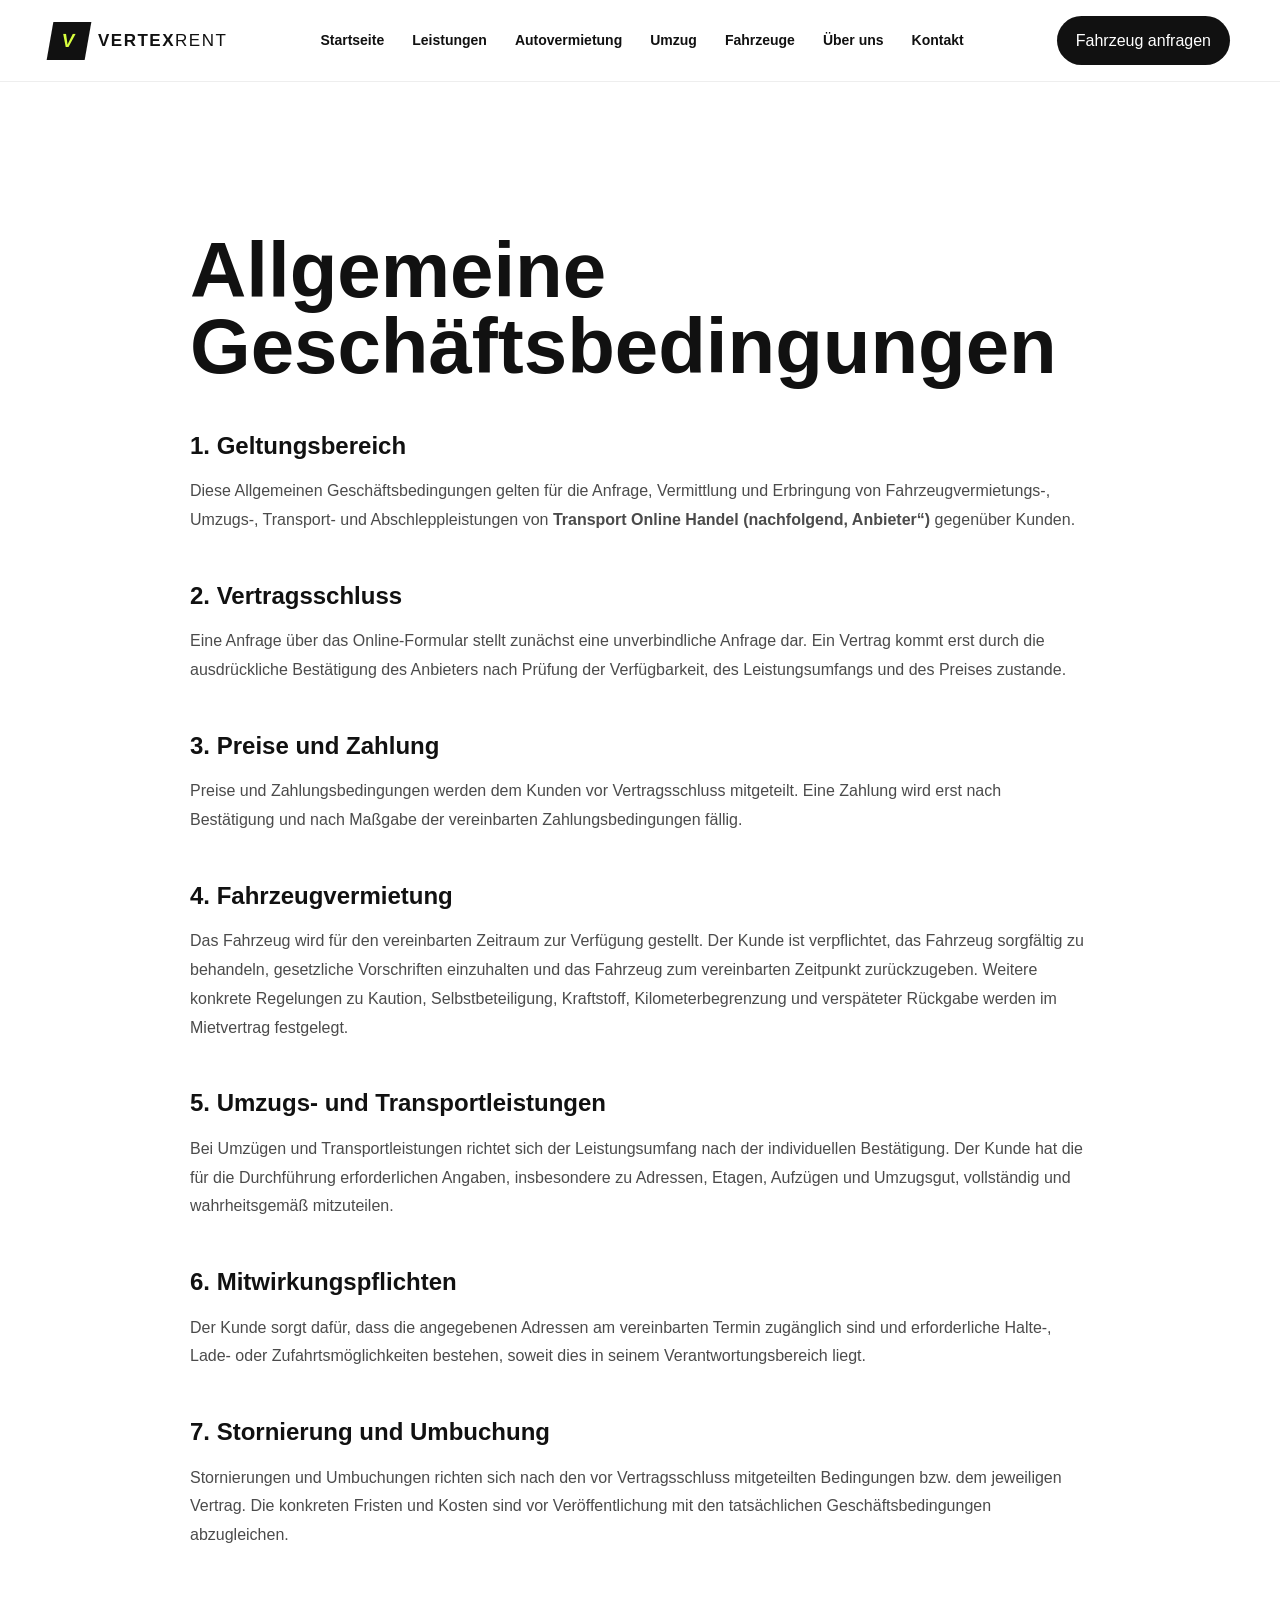
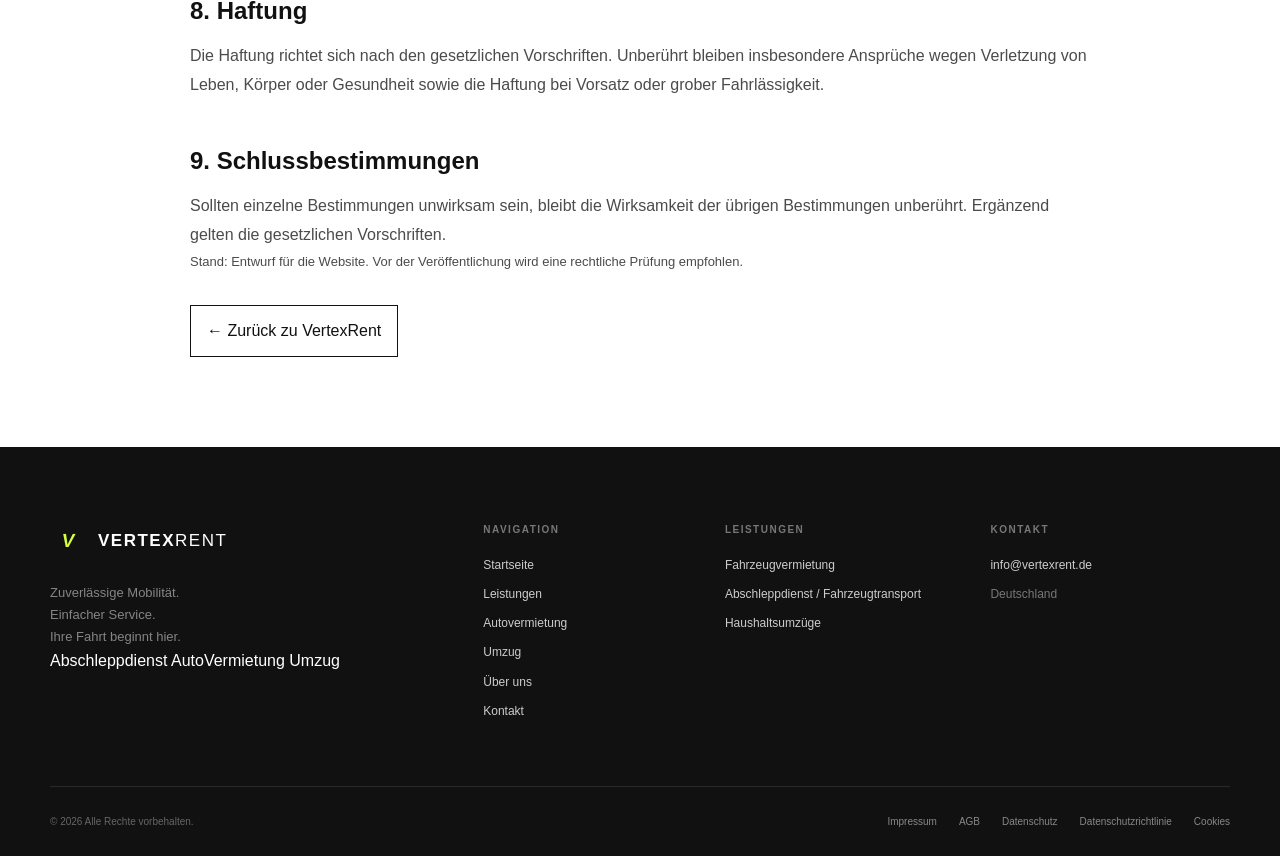
<file: agb.html>
<!DOCTYPE html>
<html lang="de">
<head>
<meta charset="UTF-8">
<meta name="viewport" content="width=device-width, initial-scale=1.0">
<meta name="robots" content="index,follow">
<title>AGB | VertexRent</title>
<link rel="stylesheet" href="style.css">
<link rel="stylesheet" href="responsive.css">
<style>
.legal-page { padding: 150px 0 90px; }
.legal-page .container { max-width: 900px; }
.legal-page .eyebrow { margin-bottom: 14px; }
.legal-page h1 { margin: 0 0 24px; font-size: clamp(42px, 7vw, 78px); line-height: 0.98; }
.legal-page h1 em { font-style: normal; font-weight: 400; }
.legal-page h2 { margin: 42px 0 12px; font-size: 24px; }
.legal-page p, .legal-page li { line-height: 1.8; color: #4b4b4b; }
.legal-page ul, .legal-page ol { padding-left: 22px; }
.legal-placeholder { padding: 18px 20px; border: 1px solid #ead9a3; background: #fffaf0; margin: 24px 0; color: #6d5a25; }
.legal-meta { color: #777; font-size: 13px; }
.legal-back { display:inline-flex; margin-top:32px; padding:12px 16px; border:1px solid #111; color:#111; text-decoration:none; }
</style>
</head>
<body>
<header class="site-header">
  <div class="container nav-wrapper">
    <a href="index.html" class="logo" aria-label="VertexRent Startseite">
      <span class="logo-mark">V</span>
      <span class="logo-text">VERTEX<span>RENT</span></span>
    </a>
    <nav id="site-navigation" class="main-nav" aria-label="Hauptnavigation">
      <a href="index.html">Startseite</a>
      <a href="services.html">Leistungen</a>
      <a href="rental.html">Autovermietung</a>
      <a href="moving.html">Umzug</a>
      <a href="index.html#fleet">Fahrzeuge</a>
      <a href="index.html#about">Über uns</a>
      <a href="index.html#contact">Kontakt</a>
    </nav>
    <a href="rental.html" class="nav-cta">Fahrzeug anfragen</a>
    <button class="menu-toggle" type="button" aria-expanded="false" aria-controls="site-navigation" aria-label="Navigationsmenü öffnen">
      <span></span><span></span><span></span>
    </button>
  </div>
</header>

<main class="legal-page"><div class="container">
<h1>Allgemeine Geschäftsbedingungen</h1>
<h2>1. Geltungsbereich</h2><p>Diese Allgemeinen Geschäftsbedingungen gelten für die Anfrage, Vermittlung und Erbringung von Fahrzeugvermietungs-, Umzugs-, Transport- und Abschleppleistungen von <b>Transport Online Handel (nachfolgend, Anbieter“) </b>gegenüber Kunden.</p>
<h2>2. Vertragsschluss</h2><p>Eine Anfrage über das Online-Formular stellt zunächst eine unverbindliche Anfrage dar. Ein Vertrag kommt erst durch die ausdrückliche Bestätigung des Anbieters nach Prüfung der Verfügbarkeit, des Leistungsumfangs und des Preises zustande.</p>
<h2>3. Preise und Zahlung</h2><p>Preise und Zahlungsbedingungen werden dem Kunden vor Vertragsschluss mitgeteilt. Eine Zahlung wird erst nach Bestätigung und nach Maßgabe der vereinbarten Zahlungsbedingungen fällig.</p>
<h2>4. Fahrzeugvermietung</h2><p>Das Fahrzeug wird für den vereinbarten Zeitraum zur Verfügung gestellt. Der Kunde ist verpflichtet, das Fahrzeug sorgfältig zu behandeln, gesetzliche Vorschriften einzuhalten und das Fahrzeug zum vereinbarten Zeitpunkt zurückzugeben. Weitere konkrete Regelungen zu Kaution, Selbstbeteiligung, Kraftstoff, Kilometerbegrenzung und verspäteter Rückgabe werden im Mietvertrag festgelegt.</p>
<h2>5. Umzugs- und Transportleistungen</h2><p>Bei Umzügen und Transportleistungen richtet sich der Leistungsumfang nach der individuellen Bestätigung. Der Kunde hat die für die Durchführung erforderlichen Angaben, insbesondere zu Adressen, Etagen, Aufzügen und Umzugsgut, vollständig und wahrheitsgemäß mitzuteilen.</p>
<h2>6. Mitwirkungspflichten</h2><p>Der Kunde sorgt dafür, dass die angegebenen Adressen am vereinbarten Termin zugänglich sind und erforderliche Halte-, Lade- oder Zufahrtsmöglichkeiten bestehen, soweit dies in seinem Verantwortungsbereich liegt.</p>
<h2>7. Stornierung und Umbuchung</h2><p>Stornierungen und Umbuchungen richten sich nach den vor Vertragsschluss mitgeteilten Bedingungen bzw. dem jeweiligen Vertrag. Die konkreten Fristen und Kosten sind vor Veröffentlichung mit den tatsächlichen Geschäftsbedingungen abzugleichen.</p>
<h2>8. Haftung</h2><p>Die Haftung richtet sich nach den gesetzlichen Vorschriften. Unberührt bleiben insbesondere Ansprüche wegen Verletzung von Leben, Körper oder Gesundheit sowie die Haftung bei Vorsatz oder grober Fahrlässigkeit.</p>
<h2>9. Schlussbestimmungen</h2><p>Sollten einzelne Bestimmungen unwirksam sein, bleibt die Wirksamkeit der übrigen Bestimmungen unberührt. Ergänzend gelten die gesetzlichen Vorschriften.</p>
<p class="legal-meta">Stand: Entwurf für die Website. Vor der Veröffentlichung wird eine rechtliche Prüfung empfohlen.</p>
<a href="index.html" class="legal-back">← Zurück zu VertexRent</a>
</div></main>
<footer class="site-footer">
  <div class="container">
    <div class="footer-top">
      <div class="footer-brand">
        <a class="logo footer-logo" href="index.html" aria-label="VertexRent Startseite">
          <span class="logo-mark">V</span>
          <span class="logo-text">VERTEX<span>RENT</span></span>
        </a>
        <p>Zuverlässige Mobilität.<br>Einfacher Service.<br>Ihre Fahrt beginnt hier.</p>
        <div class="service-label-strip footer-services" aria-label="Unsere Leistungen">
          <span>Abschleppdienst</span>
          <span>AutoVermietung</span>
          <span>Umzug</span>
        </div>
      </div>
      <div class="footer-column">
        <h4>Navigation</h4>
        <a href="index.html">Startseite</a>
        <a href="services.html">Leistungen</a>
        <a href="rental.html">Autovermietung</a>
        <a href="moving.html">Umzug</a>
        <a href="index.html#about">Über uns</a>
        <a href="index.html#contact">Kontakt</a>
      </div>
      <div class="footer-column">
        <h4>Leistungen</h4>
        <a href="rental.html">Fahrzeugvermietung</a>
        <a href="services.html#transport">Abschleppdienst / Fahrzeugtransport</a>
        <a href="moving.html">Haushaltsumzüge</a>
      </div>
      <div class="footer-column">
        <h4>Kontakt</h4>
        <a href="mailto:info@vertexrent.de">info@vertexrent.de</a>
        <span class="footer-muted">Deutschland</span>
      </div>
    </div>
    <div class="footer-bottom">
      <p>© 2026 Alle Rechte vorbehalten.</p>
      <nav aria-label="Rechtliche Hinweise" class="legal-links">
        <a href="impressum.html">Impressum</a>
        <a href="agb.html">AGB</a>
        <a href="datenschutz.html">Datenschutz</a>
        <a href="privacy-policy.html">Datenschutzrichtlinie</a>
        <a href="cookies.html">Cookies</a>
      </nav>
    </div>
  </div>
</footer>
<div class="cookie-notice" id="cookieNotice" role="region" aria-label="Cookie-Hinweis" hidden>
  <div class="cookie-notice-inner">
    <div>
      <p class="cookie-notice-title">Datenschutz &amp; Cookies</p>
      <p class="cookie-notice-text">Diese Website verwendet derzeit nur technisch erforderliche Speichermechanismen für grundlegende Funktionen und Ihre Cookie-Einstellungen. Analyse- oder Marketing-Cookies sind standardmäßig nicht aktiviert. <a href="privacy-policy.html">Mehr erfahren</a></p>
    </div>
    <div class="cookie-notice-actions">
      <button type="button" class="cookie-button" id="cookieNecessary">Weiter</button>
      <a href="cookies.html" class="cookie-link">Cookie-Einstellungen</a>
    </div>
  </div>
</div>
<script src="script.js"></script>
</body>
</html>
</file>
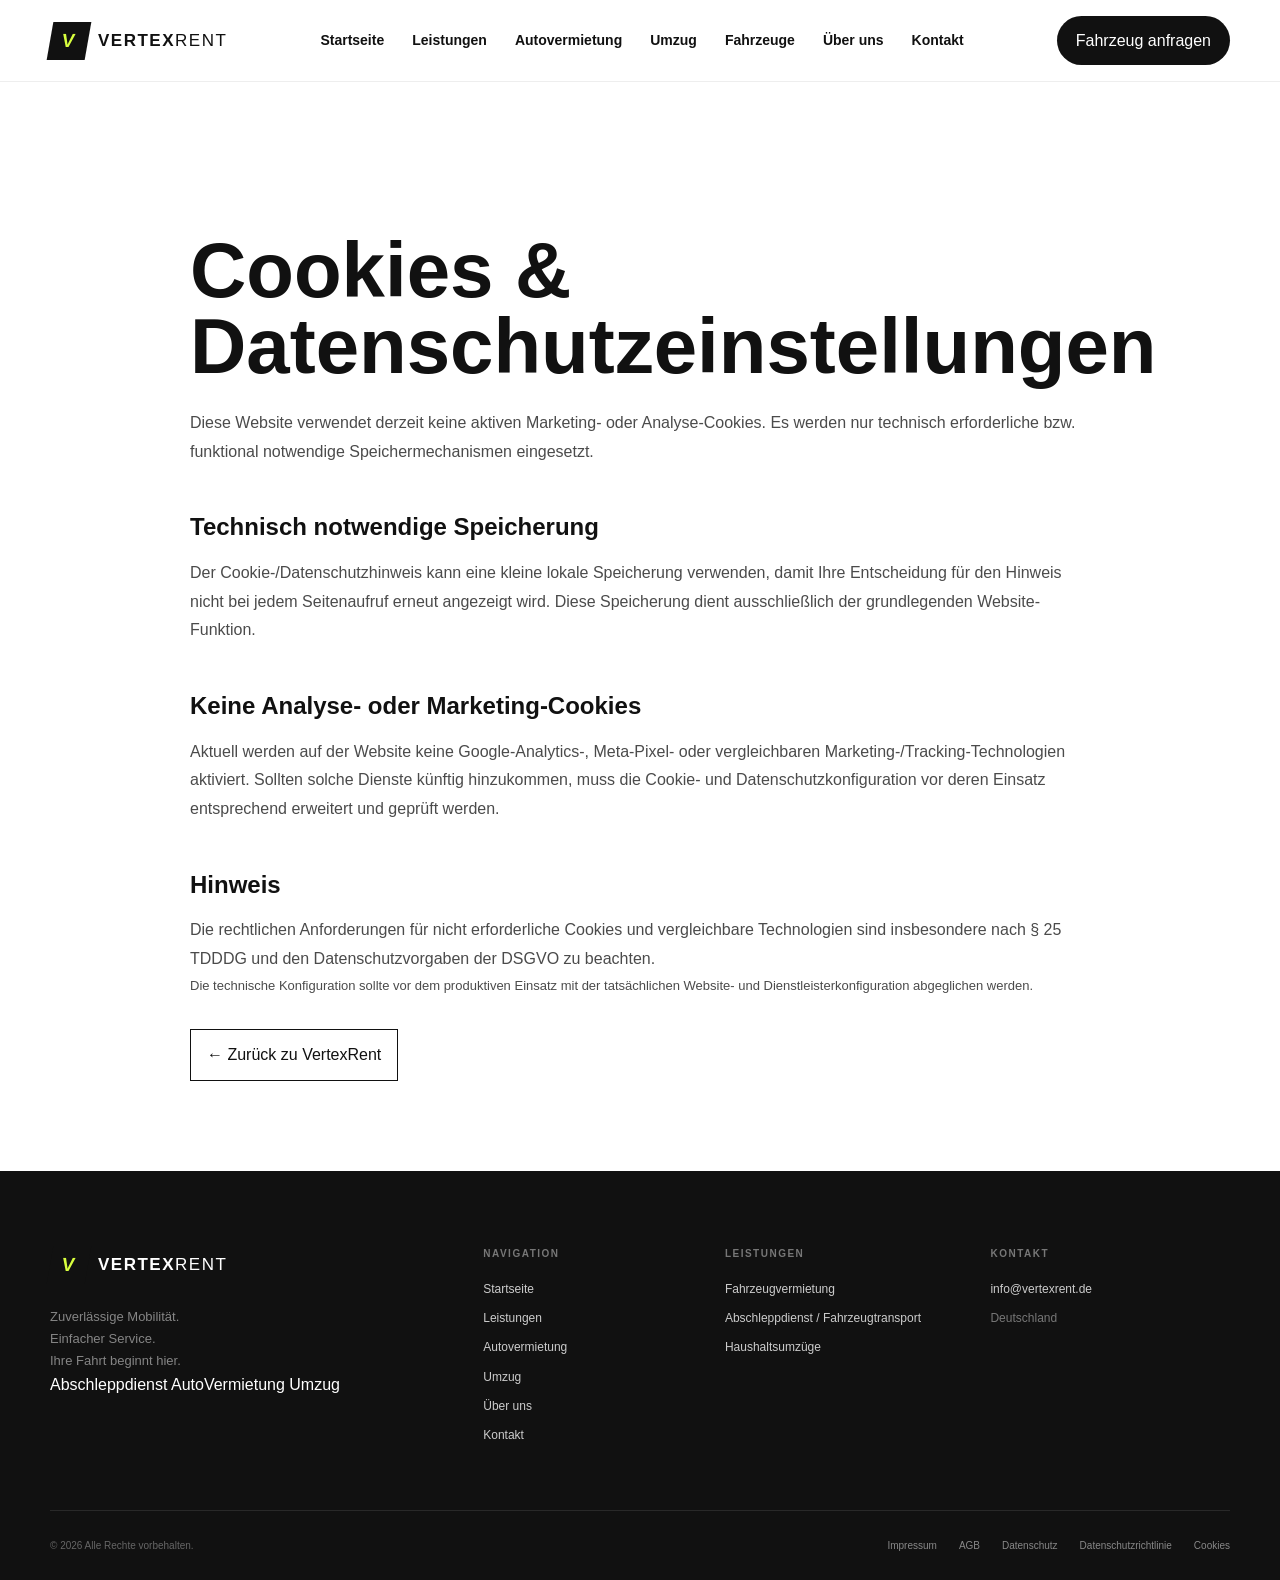
<file: cookies.html>
<!DOCTYPE html>
<html lang="de">
<head>
<meta charset="UTF-8">
<meta name="viewport" content="width=device-width, initial-scale=1.0">
<meta name="robots" content="index,follow">
<title>Cookies | VertexRent</title>
<link rel="stylesheet" href="style.css">
<link rel="stylesheet" href="responsive.css">
<style>
.legal-page { padding: 150px 0 90px; }
.legal-page .container { max-width: 900px; }
.legal-page .eyebrow { margin-bottom: 14px; }
.legal-page h1 { margin: 0 0 24px; font-size: clamp(42px, 7vw, 78px); line-height: 0.98; }
.legal-page h1 em { font-style: normal; font-weight: 400; }
.legal-page h2 { margin: 42px 0 12px; font-size: 24px; }
.legal-page p, .legal-page li { line-height: 1.8; color: #4b4b4b; }
.legal-page ul, .legal-page ol { padding-left: 22px; }
.legal-placeholder { padding: 18px 20px; border: 1px solid #ead9a3; background: #fffaf0; margin: 24px 0; color: #6d5a25; }
.legal-meta { color: #777; font-size: 13px; }
.legal-back { display:inline-flex; margin-top:32px; padding:12px 16px; border:1px solid #111; color:#111; text-decoration:none; }
</style>
</head>
<body>
<header class="site-header">
  <div class="container nav-wrapper">
    <a href="index.html" class="logo" aria-label="VertexRent Startseite">
      <span class="logo-mark">V</span>
      <span class="logo-text">VERTEX<span>RENT</span></span>
    </a>
    <nav id="site-navigation" class="main-nav" aria-label="Hauptnavigation">
      <a href="index.html">Startseite</a>
      <a href="services.html">Leistungen</a>
      <a href="rental.html">Autovermietung</a>
      <a href="moving.html">Umzug</a>
      <a href="index.html#fleet">Fahrzeuge</a>
      <a href="index.html#about">Über uns</a>
      <a href="index.html#contact">Kontakt</a>
    </nav>
    <a href="rental.html" class="nav-cta">Fahrzeug anfragen</a>
    <button class="menu-toggle" type="button" aria-expanded="false" aria-controls="site-navigation" aria-label="Navigationsmenü öffnen">
      <span></span><span></span><span></span>
    </button>
  </div>
</header>

<main class="legal-page"><div class="container">
<h1>Cookies & Datenschutzeinstellungen</h1>
<p>Diese Website verwendet derzeit keine aktiven Marketing- oder Analyse-Cookies. Es werden nur technisch erforderliche bzw. funktional notwendige Speichermechanismen eingesetzt.</p>
<h2>Technisch notwendige Speicherung</h2><p>Der Cookie-/Datenschutzhinweis kann eine kleine lokale Speicherung verwenden, damit Ihre Entscheidung für den Hinweis nicht bei jedem Seitenaufruf erneut angezeigt wird. Diese Speicherung dient ausschließlich der grundlegenden Website-Funktion.</p>
<h2>Keine Analyse- oder Marketing-Cookies</h2><p>Aktuell werden auf der Website keine Google-Analytics-, Meta-Pixel- oder vergleichbaren Marketing-/Tracking-Technologien aktiviert. Sollten solche Dienste künftig hinzukommen, muss die Cookie- und Datenschutzkonfiguration vor deren Einsatz entsprechend erweitert und geprüft werden.</p>
<h2>Hinweis</h2><p>Die rechtlichen Anforderungen für nicht erforderliche Cookies und vergleichbare Technologien sind insbesondere nach § 25 TDDDG und den Datenschutzvorgaben der DSGVO zu beachten.</p>
<p class="legal-meta">Die technische Konfiguration sollte vor dem produktiven Einsatz mit der tatsächlichen Website- und Dienstleisterkonfiguration abgeglichen werden.</p>
<a href="index.html" class="legal-back">← Zurück zu VertexRent</a>
</div></main>
<footer class="site-footer">
  <div class="container">
    <div class="footer-top">
      <div class="footer-brand">
        <a class="logo footer-logo" href="index.html" aria-label="VertexRent Startseite">
          <span class="logo-mark">V</span>
          <span class="logo-text">VERTEX<span>RENT</span></span>
        </a>
        <p>Zuverlässige Mobilität.<br>Einfacher Service.<br>Ihre Fahrt beginnt hier.</p>
        <div class="service-label-strip footer-services" aria-label="Unsere Leistungen">
          <span>Abschleppdienst</span>
          <span>AutoVermietung</span>
          <span>Umzug</span>
        </div>
      </div>
      <div class="footer-column">
        <h4>Navigation</h4>
        <a href="index.html">Startseite</a>
        <a href="services.html">Leistungen</a>
        <a href="rental.html">Autovermietung</a>
        <a href="moving.html">Umzug</a>
        <a href="index.html#about">Über uns</a>
        <a href="index.html#contact">Kontakt</a>
      </div>
      <div class="footer-column">
        <h4>Leistungen</h4>
        <a href="rental.html">Fahrzeugvermietung</a>
        <a href="services.html#transport">Abschleppdienst / Fahrzeugtransport</a>
        <a href="moving.html">Haushaltsumzüge</a>
      </div>
      <div class="footer-column">
        <h4>Kontakt</h4>
        <a href="mailto:info@vertexrent.de">info@vertexrent.de</a>
        <span class="footer-muted">Deutschland</span>
      </div>
    </div>
    <div class="footer-bottom">
      <p>© 2026 Alle Rechte vorbehalten.</p>
      <nav aria-label="Rechtliche Hinweise" class="legal-links">
        <a href="impressum.html">Impressum</a>
        <a href="agb.html">AGB</a>
        <a href="datenschutz.html">Datenschutz</a>
        <a href="privacy-policy.html">Datenschutzrichtlinie</a>
        <a href="cookies.html">Cookies</a>
      </nav>
    </div>
  </div>
</footer>
<div class="cookie-notice" id="cookieNotice" role="region" aria-label="Cookie-Hinweis" hidden>
  <div class="cookie-notice-inner">
    <div>
      <p class="cookie-notice-title">Datenschutz &amp; Cookies</p>
      <p class="cookie-notice-text">Diese Website verwendet derzeit nur technisch erforderliche Speichermechanismen für grundlegende Funktionen und Ihre Cookie-Einstellungen. Analyse- oder Marketing-Cookies sind standardmäßig nicht aktiviert. <a href="privacy-policy.html">Mehr erfahren</a></p>
    </div>
    <div class="cookie-notice-actions">
      <button type="button" class="cookie-button" id="cookieNecessary">Weiter</button>
      <a href="cookies.html" class="cookie-link">Cookie-Einstellungen</a>
    </div>
  </div>
</div>
<script src="script.js"></script>
</body>
</html>
</file>
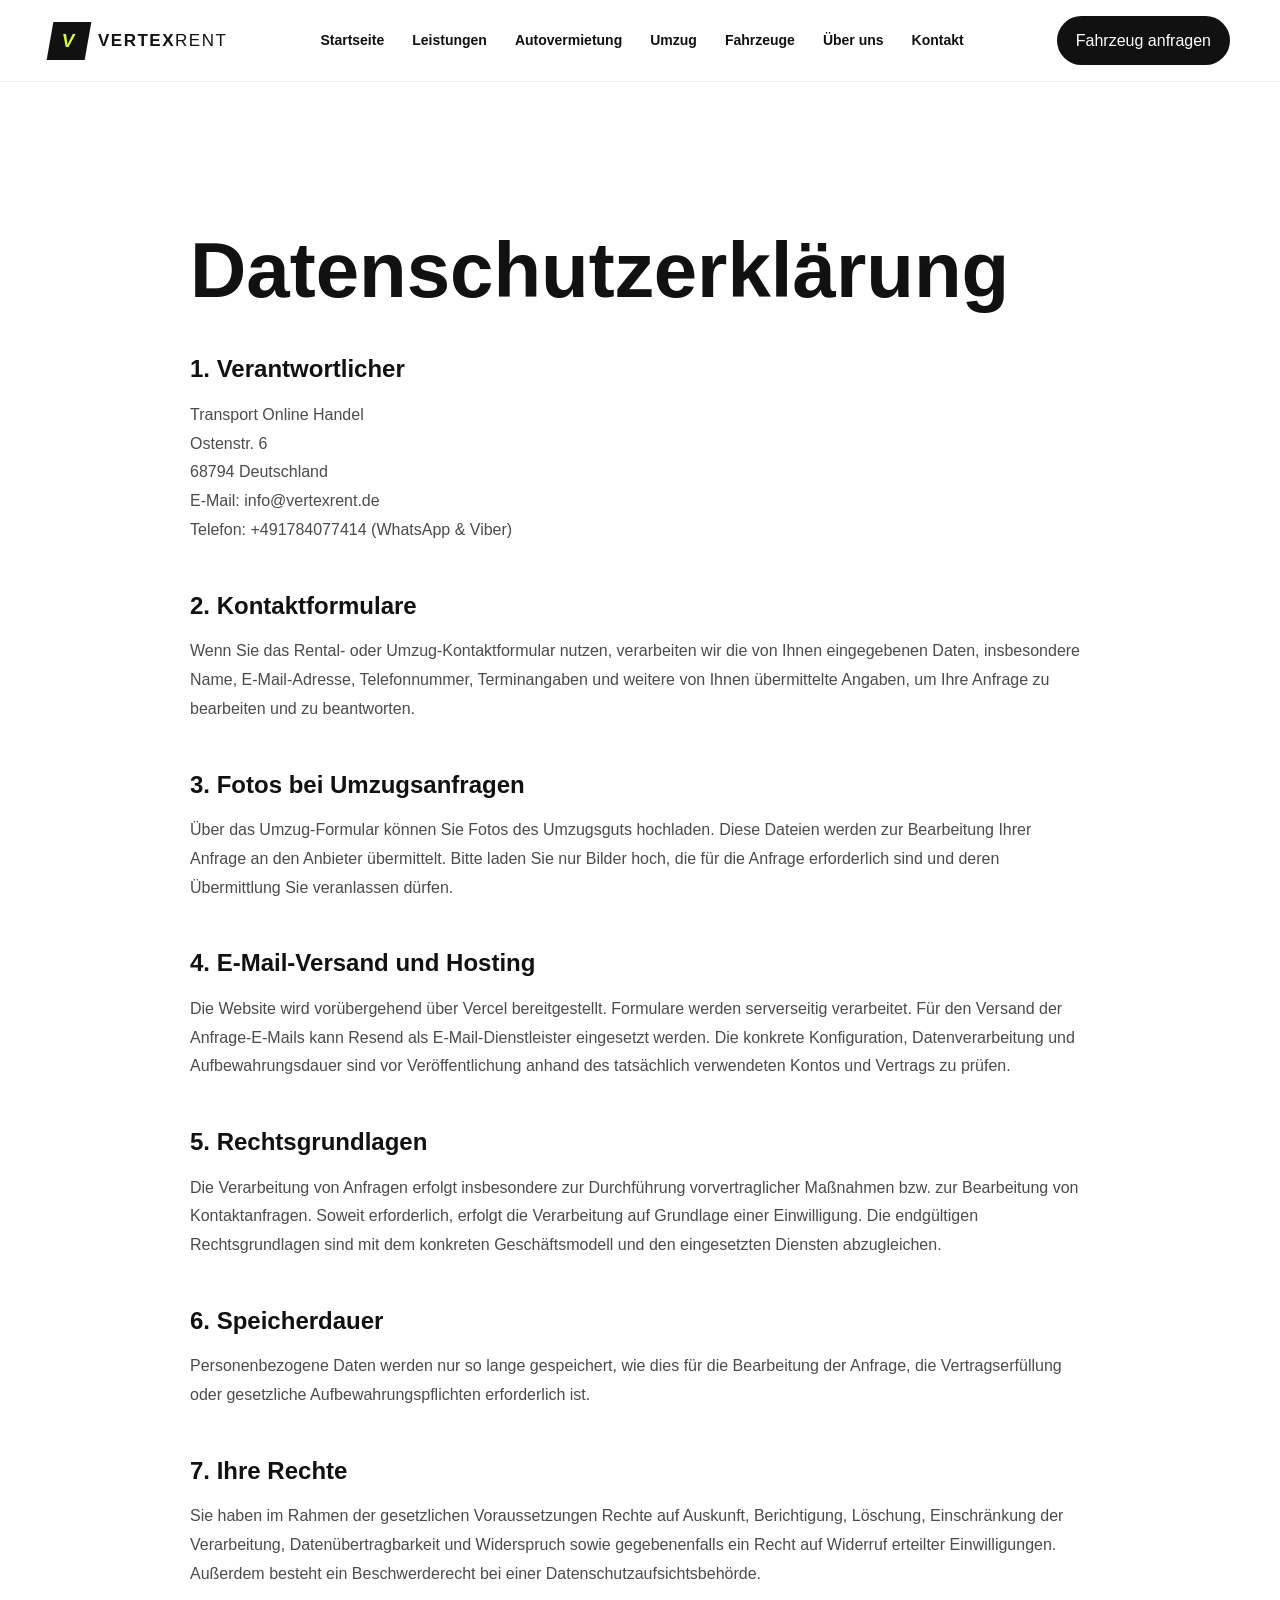
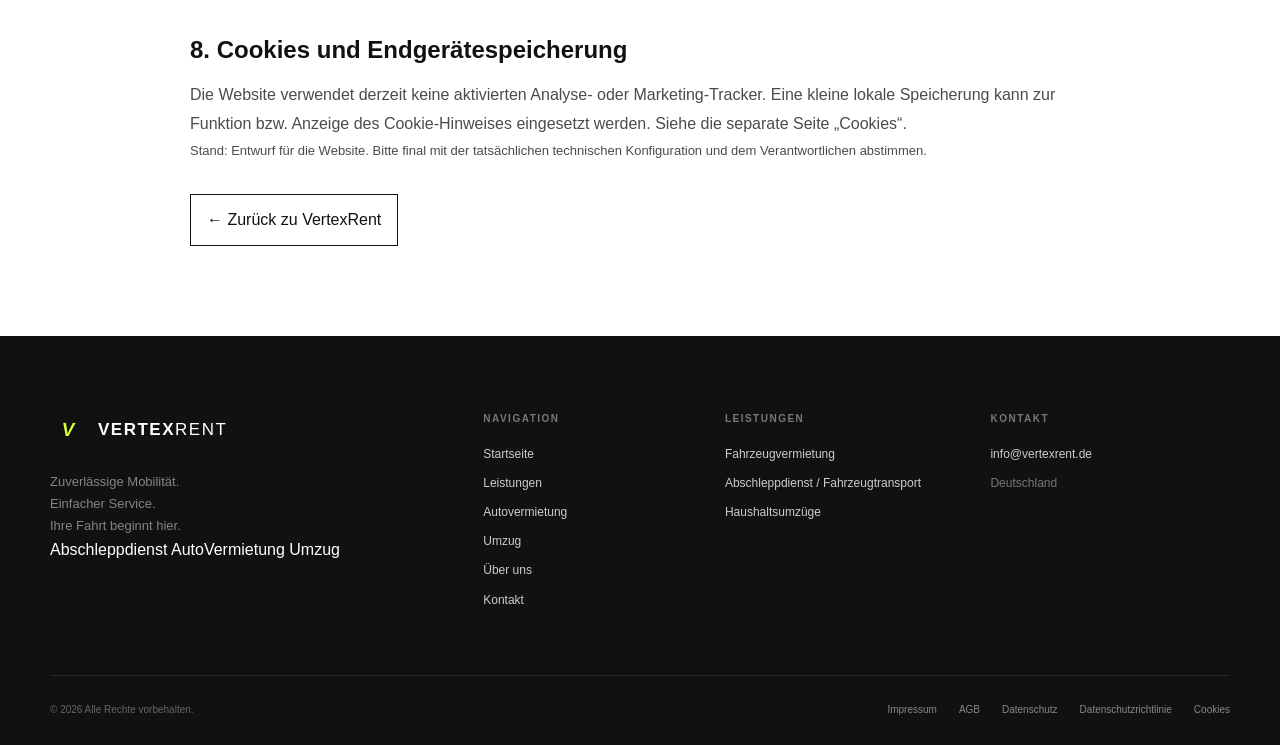
<file: datenschutz.html>
<!DOCTYPE html>
<html lang="de">
<head>
<meta charset="UTF-8">
<meta name="viewport" content="width=device-width, initial-scale=1.0">
<meta name="robots" content="index,follow">
<title>Datenschutz | VertexRent</title>
<link rel="stylesheet" href="style.css">
<link rel="stylesheet" href="responsive.css">
<style>
.legal-page { padding: 150px 0 90px; }
.legal-page .container { max-width: 900px; }
.legal-page .eyebrow { margin-bottom: 14px; }
.legal-page h1 { margin: 0 0 24px; font-size: clamp(42px, 7vw, 78px); line-height: 0.98; }
.legal-page h1 em { font-style: normal; font-weight: 400; }
.legal-page h2 { margin: 42px 0 12px; font-size: 24px; }
.legal-page p, .legal-page li { line-height: 1.8; color: #4b4b4b; }
.legal-page ul, .legal-page ol { padding-left: 22px; }
.legal-placeholder { padding: 18px 20px; border: 1px solid #ead9a3; background: #fffaf0; margin: 24px 0; color: #6d5a25; }
.legal-meta { color: #777; font-size: 13px; }
.legal-back { display:inline-flex; margin-top:32px; padding:12px 16px; border:1px solid #111; color:#111; text-decoration:none; }
</style>
</head>
<body>
<header class="site-header">
  <div class="container nav-wrapper">
    <a href="index.html" class="logo" aria-label="VertexRent Startseite">
      <span class="logo-mark">V</span>
      <span class="logo-text">VERTEX<span>RENT</span></span>
    </a>
    <nav id="site-navigation" class="main-nav" aria-label="Hauptnavigation">
      <a href="index.html">Startseite</a>
      <a href="services.html">Leistungen</a>
      <a href="rental.html">Autovermietung</a>
      <a href="moving.html">Umzug</a>
      <a href="index.html#fleet">Fahrzeuge</a>
      <a href="index.html#about">Über uns</a>
      <a href="index.html#contact">Kontakt</a>
    </nav>
    <a href="rental.html" class="nav-cta">Fahrzeug anfragen</a>
    <button class="menu-toggle" type="button" aria-expanded="false" aria-controls="site-navigation" aria-label="Navigationsmenü öffnen">
      <span></span><span></span><span></span>
    </button>
  </div>
</header>

<main class="legal-page"><div class="container">
<h1>Datenschutzerklärung</h1>
<h2>1. Verantwortlicher</h2>
<p>
    Transport Online Handel<br>
    Ostenstr. 6<br>
    68794 Deutschland
</p>

<p>
    E-Mail: info@vertexrent.de<br>
    Telefon: +491784077414 (WhatsApp &amp; Viber)
</p>
<h2>2. Kontaktformulare</h2><p>Wenn Sie das Rental- oder Umzug-Kontaktformular nutzen, verarbeiten wir die von Ihnen eingegebenen Daten, insbesondere Name, E-Mail-Adresse, Telefonnummer, Terminangaben und weitere von Ihnen übermittelte Angaben, um Ihre Anfrage zu bearbeiten und zu beantworten.</p>
<h2>3. Fotos bei Umzugsanfragen</h2><p>Über das Umzug-Formular können Sie Fotos des Umzugsguts hochladen. Diese Dateien werden zur Bearbeitung Ihrer Anfrage an den Anbieter übermittelt. Bitte laden Sie nur Bilder hoch, die für die Anfrage erforderlich sind und deren Übermittlung Sie veranlassen dürfen.</p>
<h2>4. E-Mail-Versand und Hosting</h2><p>Die Website wird vorübergehend über Vercel bereitgestellt. Formulare werden serverseitig verarbeitet. Für den Versand der Anfrage-E-Mails kann Resend als E-Mail-Dienstleister eingesetzt werden. Die konkrete Konfiguration, Datenverarbeitung und Aufbewahrungsdauer sind vor Veröffentlichung anhand des tatsächlich verwendeten Kontos und Vertrags zu prüfen.</p>
<h2>5. Rechtsgrundlagen</h2><p>Die Verarbeitung von Anfragen erfolgt insbesondere zur Durchführung vorvertraglicher Maßnahmen bzw. zur Bearbeitung von Kontaktanfragen. Soweit erforderlich, erfolgt die Verarbeitung auf Grundlage einer Einwilligung. Die endgültigen Rechtsgrundlagen sind mit dem konkreten Geschäftsmodell und den eingesetzten Diensten abzugleichen.</p>
<h2>6. Speicherdauer</h2><p>Personenbezogene Daten werden nur so lange gespeichert, wie dies für die Bearbeitung der Anfrage, die Vertragserfüllung oder gesetzliche Aufbewahrungspflichten erforderlich ist.</p>
<h2>7. Ihre Rechte</h2><p>Sie haben im Rahmen der gesetzlichen Voraussetzungen Rechte auf Auskunft, Berichtigung, Löschung, Einschränkung der Verarbeitung, Datenübertragbarkeit und Widerspruch sowie gegebenenfalls ein Recht auf Widerruf erteilter Einwilligungen. Außerdem besteht ein Beschwerderecht bei einer Datenschutzaufsichtsbehörde.</p>
<h2>8. Cookies und Endgerätespeicherung</h2><p>Die Website verwendet derzeit keine aktivierten Analyse- oder Marketing-Tracker. Eine kleine lokale Speicherung kann zur Funktion bzw. Anzeige des Cookie-Hinweises eingesetzt werden. Siehe die separate Seite „Cookies“.</p>
<p class="legal-meta">Stand: Entwurf für die Website. Bitte final mit der tatsächlichen technischen Konfiguration und dem Verantwortlichen abstimmen.</p>
<a href="index.html" class="legal-back">← Zurück zu VertexRent</a>
</div></main>
<footer class="site-footer">
  <div class="container">
    <div class="footer-top">
      <div class="footer-brand">
        <a class="logo footer-logo" href="index.html" aria-label="VertexRent Startseite">
          <span class="logo-mark">V</span>
          <span class="logo-text">VERTEX<span>RENT</span></span>
        </a>
        <p>Zuverlässige Mobilität.<br>Einfacher Service.<br>Ihre Fahrt beginnt hier.</p>
        <div class="service-label-strip footer-services" aria-label="Unsere Leistungen">
          <span>Abschleppdienst</span>
          <span>AutoVermietung</span>
          <span>Umzug</span>
        </div>
      </div>
      <div class="footer-column">
        <h4>Navigation</h4>
        <a href="index.html">Startseite</a>
        <a href="services.html">Leistungen</a>
        <a href="rental.html">Autovermietung</a>
        <a href="moving.html">Umzug</a>
        <a href="index.html#about">Über uns</a>
        <a href="index.html#contact">Kontakt</a>
      </div>
      <div class="footer-column">
        <h4>Leistungen</h4>
        <a href="rental.html">Fahrzeugvermietung</a>
        <a href="services.html#transport">Abschleppdienst / Fahrzeugtransport</a>
        <a href="moving.html">Haushaltsumzüge</a>
      </div>
      <div class="footer-column">
        <h4>Kontakt</h4>
        <a href="mailto:info@vertexrent.de">info@vertexrent.de</a>
        <span class="footer-muted">Deutschland</span>
      </div>
    </div>
    <div class="footer-bottom">
      <p>© 2026 Alle Rechte vorbehalten.</p>
      <nav aria-label="Rechtliche Hinweise" class="legal-links">
        <a href="impressum.html">Impressum</a>
        <a href="agb.html">AGB</a>
        <a href="datenschutz.html">Datenschutz</a>
        <a href="privacy-policy.html">Datenschutzrichtlinie</a>
        <a href="cookies.html">Cookies</a>
      </nav>
    </div>
  </div>
</footer>
<div class="cookie-notice" id="cookieNotice" role="region" aria-label="Cookie-Hinweis" hidden>
  <div class="cookie-notice-inner">
    <div>
      <p class="cookie-notice-title">Datenschutz &amp; Cookies</p>
      <p class="cookie-notice-text">Diese Website verwendet derzeit nur technisch erforderliche Speichermechanismen für grundlegende Funktionen und Ihre Cookie-Einstellungen. Analyse- oder Marketing-Cookies sind standardmäßig nicht aktiviert. <a href="privacy-policy.html">Mehr erfahren</a></p>
    </div>
    <div class="cookie-notice-actions">
      <button type="button" class="cookie-button" id="cookieNecessary">Weiter</button>
      <a href="cookies.html" class="cookie-link">Cookie-Einstellungen</a>
    </div>
  </div>
</div>
<script src="script.js"></script>
</body>
</html>
</file>
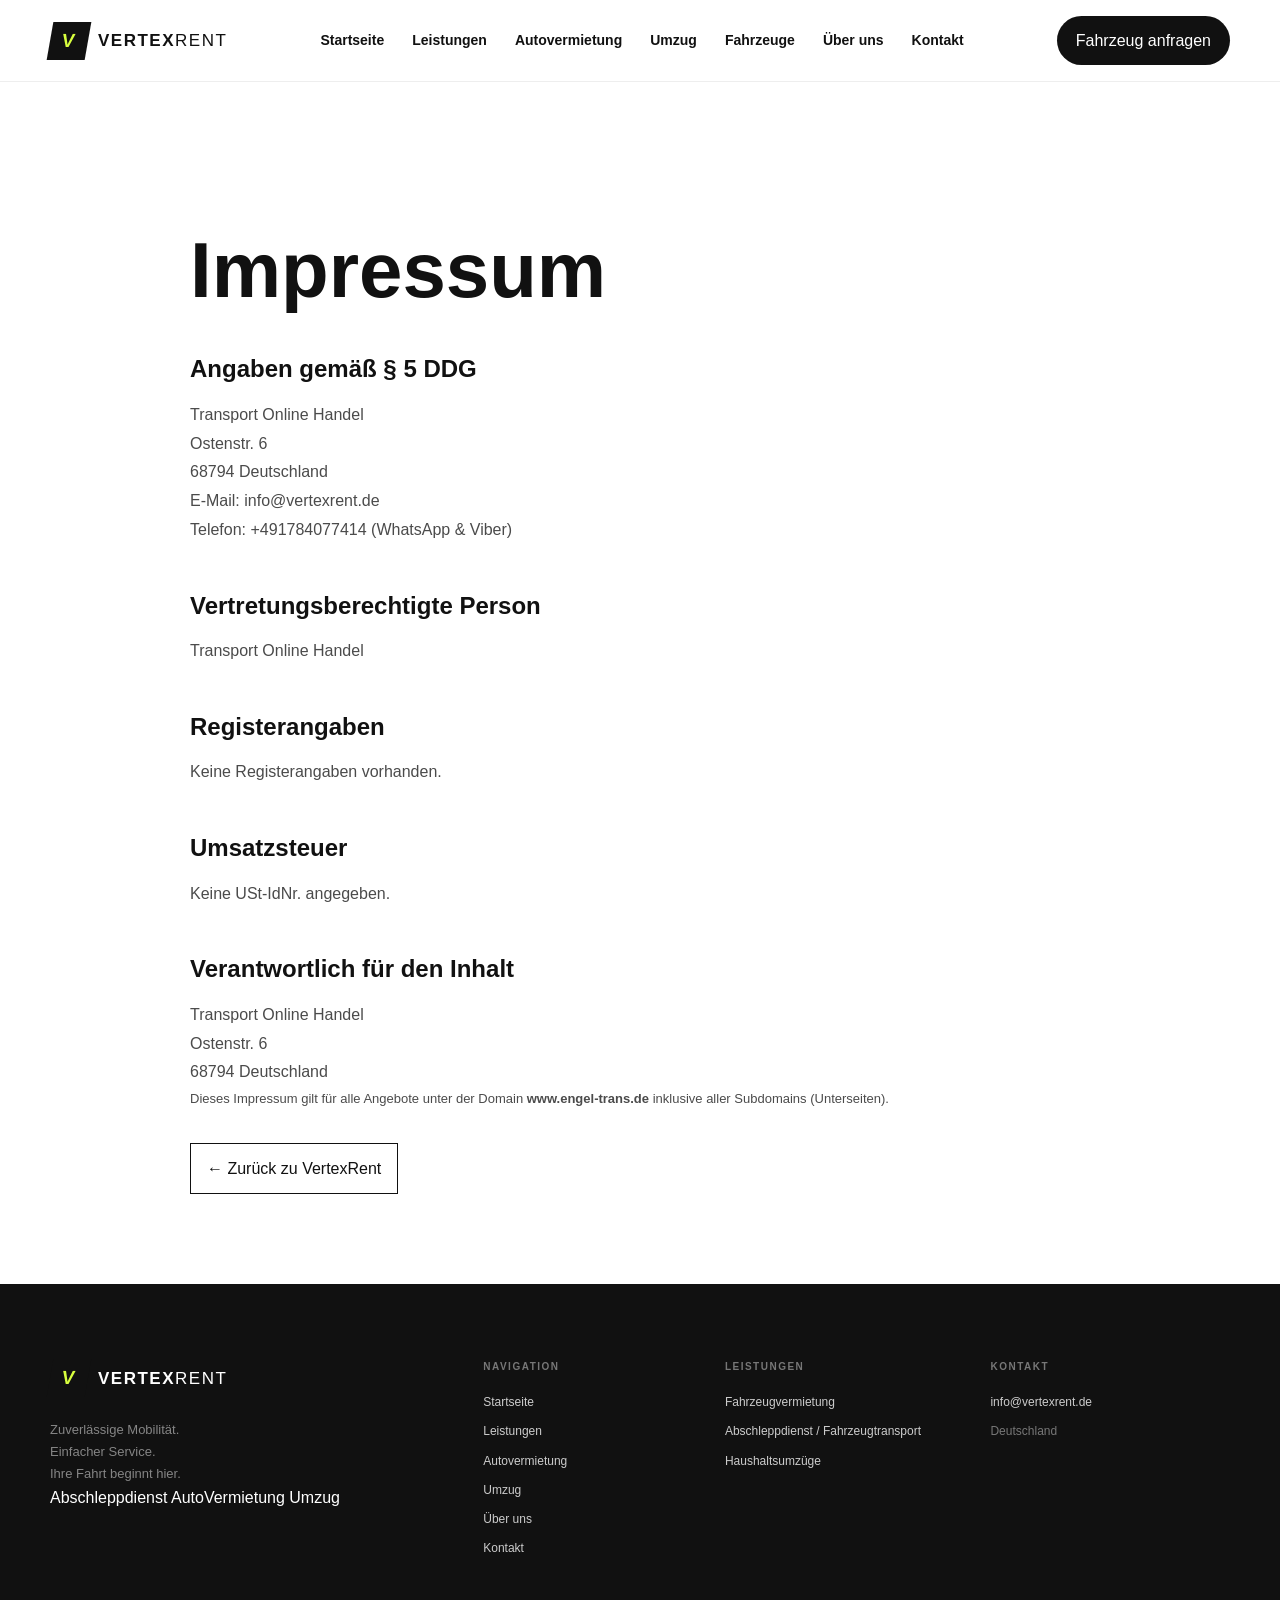
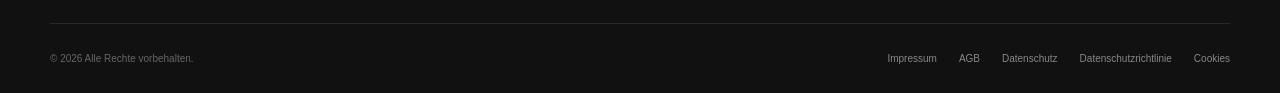
<file: impressum.html>
<!DOCTYPE html>
<html lang="de">
<head>
<meta charset="UTF-8">
<meta name="viewport" content="width=device-width, initial-scale=1.0">
<meta name="robots" content="index,follow">
<title>Impressum | VertexRent</title>
<link rel="stylesheet" href="style.css">
<link rel="stylesheet" href="responsive.css">
<style>
.legal-page { padding: 150px 0 90px; }
.legal-page .container { max-width: 900px; }
.legal-page .eyebrow { margin-bottom: 14px; }
.legal-page h1 { margin: 0 0 24px; font-size: clamp(42px, 7vw, 78px); line-height: 0.98; }
.legal-page h1 em { font-style: normal; font-weight: 400; }
.legal-page h2 { margin: 42px 0 12px; font-size: 24px; }
.legal-page p, .legal-page li { line-height: 1.8; color: #4b4b4b; }
.legal-page ul, .legal-page ol { padding-left: 22px; }
.legal-placeholder { padding: 18px 20px; border: 1px solid #ead9a3; background: #fffaf0; margin: 24px 0; color: #6d5a25; }
.legal-meta { color: #777; font-size: 13px; }
.legal-back { display:inline-flex; margin-top:32px; padding:12px 16px; border:1px solid #111; color:#111; text-decoration:none; }
</style>
</head>
<body>
<header class="site-header">
  <div class="container nav-wrapper">
    <a href="index.html" class="logo" aria-label="VertexRent Startseite">
      <span class="logo-mark">V</span>
      <span class="logo-text">VERTEX<span>RENT</span></span>
    </a>
    <nav id="site-navigation" class="main-nav" aria-label="Hauptnavigation">
      <a href="index.html">Startseite</a>
      <a href="services.html">Leistungen</a>
      <a href="rental.html">Autovermietung</a>
      <a href="moving.html">Umzug</a>
      <a href="index.html#fleet">Fahrzeuge</a>
      <a href="index.html#about">Über uns</a>
      <a href="index.html#contact">Kontakt</a>
    </nav>
    <a href="rental.html" class="nav-cta">Fahrzeug anfragen</a>
    <button class="menu-toggle" type="button" aria-expanded="false" aria-controls="site-navigation" aria-label="Navigationsmenü öffnen">
      <span></span><span></span><span></span>
    </button>
  </div>
</header>

<main class="legal-page"><div class="container">
<h1>Impressum</h1>

<h2>Angaben gemäß § 5 DDG</h2>
<p>
    Transport Online Handel<br>
    Ostenstr. 6<br>
    68794 Deutschland
</p>

<p>
    E-Mail: info@vertexrent.de<br>
    Telefon: +491784077414 (WhatsApp &amp; Viber)
</p>

<h2>Vertretungsberechtigte Person</h2>
<p>Transport Online Handel</p>

<h2>Registerangaben</h2>
<p>
    Keine Registerangaben vorhanden.
</p>

<h2>Umsatzsteuer</h2>
<p>
    Keine USt-IdNr. angegeben.
</p>

<h2>Verantwortlich für den Inhalt</h2>
<p>
    Transport Online Handel<br>
    Ostenstr. 6<br>
    68794 Deutschland
</p>

<p class="legal-meta">
    Dieses Impressum gilt für alle Angebote unter der Domain
    <strong>www.engel-trans.de</strong> inklusive aller Subdomains (Unterseiten).
</p>

<a href="index.html" class="legal-back">← Zurück zu VertexRent</a>
</div></main>
<footer class="site-footer">
  <div class="container">
    <div class="footer-top">
      <div class="footer-brand">
        <a class="logo footer-logo" href="index.html" aria-label="VertexRent Startseite">
          <span class="logo-mark">V</span>
          <span class="logo-text">VERTEX<span>RENT</span></span>
        </a>
        <p>Zuverlässige Mobilität.<br>Einfacher Service.<br>Ihre Fahrt beginnt hier.</p>
        <div class="service-label-strip footer-services" aria-label="Unsere Leistungen">
          <span>Abschleppdienst</span>
          <span>AutoVermietung</span>
          <span>Umzug</span>
        </div>
      </div>
      <div class="footer-column">
        <h4>Navigation</h4>
        <a href="index.html">Startseite</a>
        <a href="services.html">Leistungen</a>
        <a href="rental.html">Autovermietung</a>
        <a href="moving.html">Umzug</a>
        <a href="index.html#about">Über uns</a>
        <a href="index.html#contact">Kontakt</a>
      </div>
      <div class="footer-column">
        <h4>Leistungen</h4>
        <a href="rental.html">Fahrzeugvermietung</a>
        <a href="services.html#transport">Abschleppdienst / Fahrzeugtransport</a>
        <a href="moving.html">Haushaltsumzüge</a>
      </div>
      <div class="footer-column">
        <h4>Kontakt</h4>
        <a href="mailto:info@vertexrent.de">info@vertexrent.de</a>
        <span class="footer-muted">Deutschland</span>
      </div>
    </div>
    <div class="footer-bottom">
      <p>© 2026 Alle Rechte vorbehalten.</p>
      <nav aria-label="Rechtliche Hinweise" class="legal-links">
        <a href="impressum.html">Impressum</a>
        <a href="agb.html">AGB</a>
        <a href="datenschutz.html">Datenschutz</a>
        <a href="privacy-policy.html">Datenschutzrichtlinie</a>
        <a href="cookies.html">Cookies</a>
      </nav>
    </div>
  </div>
</footer>
<div class="cookie-notice" id="cookieNotice" role="region" aria-label="Cookie-Hinweis" hidden>
  <div class="cookie-notice-inner">
    <div>
      <p class="cookie-notice-title">Datenschutz &amp; Cookies</p>
      <p class="cookie-notice-text">Diese Website verwendet derzeit nur technisch erforderliche Speichermechanismen für grundlegende Funktionen und Ihre Cookie-Einstellungen. Analyse- oder Marketing-Cookies sind standardmäßig nicht aktiviert. <a href="privacy-policy.html">Mehr erfahren</a></p>
    </div>
    <div class="cookie-notice-actions">
      <button type="button" class="cookie-button" id="cookieNecessary">Weiter</button>
      <a href="cookies.html" class="cookie-link">Cookie-Einstellungen</a>
    </div>
  </div>
</div>
<script src="script.js"></script>
</body>
</html>
</file>
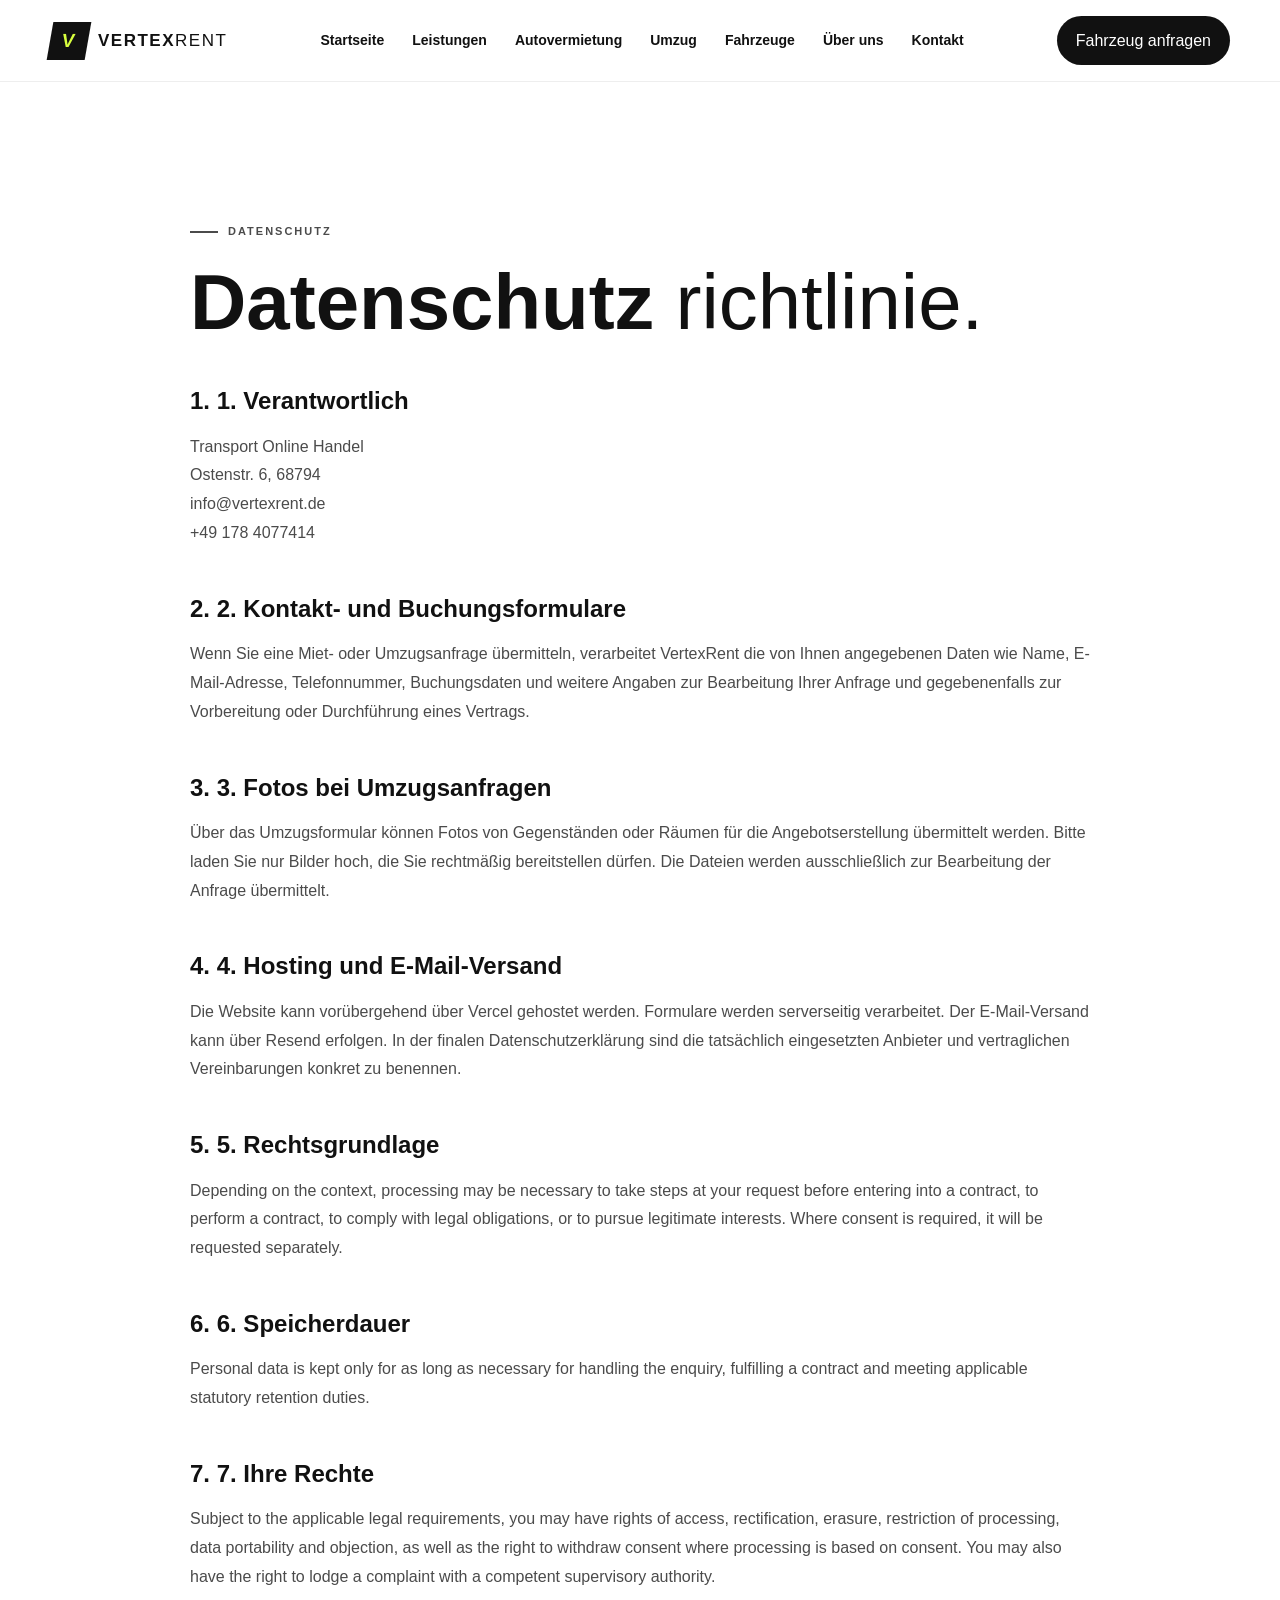
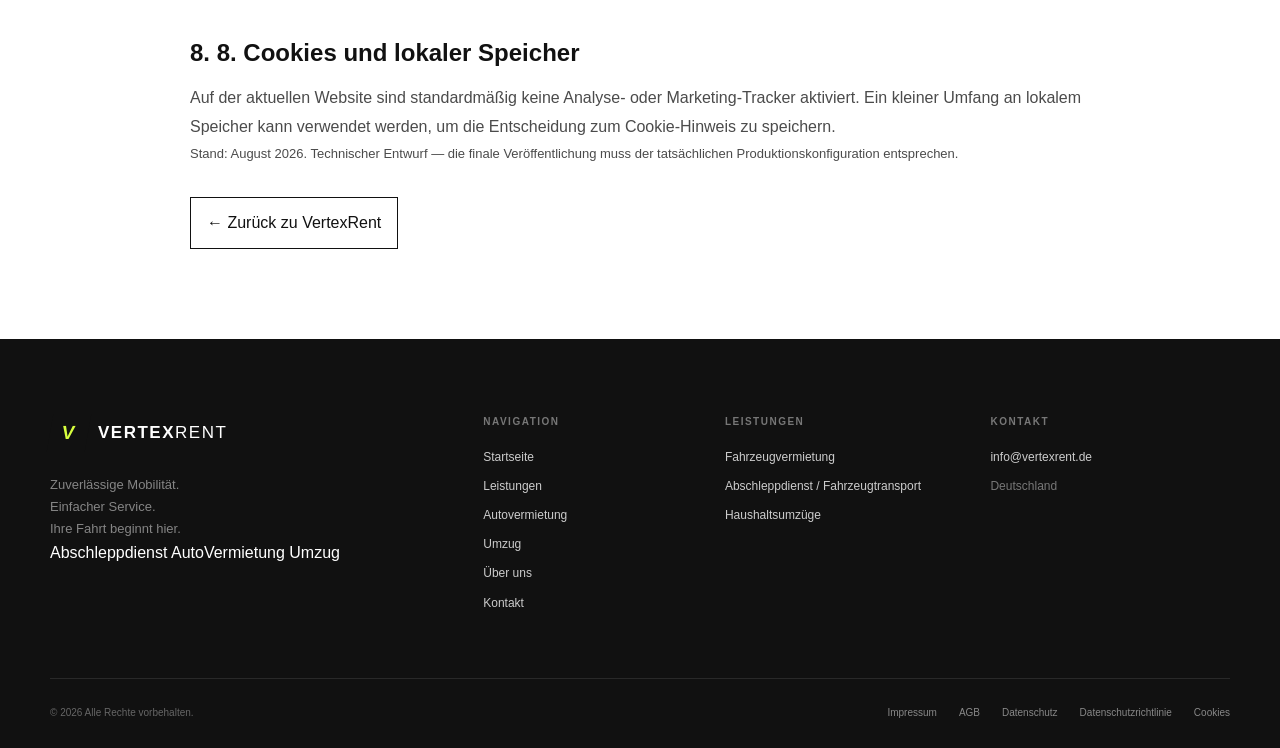
<file: privacy-policy.html>
<!DOCTYPE html>
<html lang="de">
<head>
  <meta charset="UTF-8">
  <meta name="viewport" content="width=device-width, initial-scale=1.0">
  <meta name="robots" content="index,follow">
  <meta name="description" content="VertexRent Datenschutzrichtlinie explaining the handling of contact, rental and moving enquiry data.">
  <title>Datenschutzrichtlinie | VertexRent</title>
  <link rel="stylesheet" href="style.css">
  <link rel="stylesheet" href="responsive.css">
  <style>
    .legal-page{padding:140px 0 90px}.legal-page .container{max-width:900px}.legal-page h1{margin:0 0 24px;font-size:clamp(42px,7vw,78px);line-height:.98}.legal-page h1 em{font-style:normal;font-weight:400}.legal-page h2{margin:42px 0 12px;font-size:24px}.legal-page p,.legal-page li{line-height:1.8;color:#4b4b4b}.legal-page ul{padding-left:22px}.legal-meta{color:#777;font-size:13px}.legal-back{display:inline-flex;margin-top:32px;padding:12px 16px;border:1px solid #111;color:#111}.legal-note{padding:18px 20px;border:1px solid #ead9a3;background:#fffaf0;margin:24px 0;color:#6d5a25}
  </style>
</head>
<body>
<header class="site-header">
  <div class="container nav-wrapper">
    <a href="index.html" class="logo" aria-label="VertexRent Startseite">
      <span class="logo-mark">V</span>
      <span class="logo-text">VERTEX<span>RENT</span></span>
    </a>
    <nav id="site-navigation" class="main-nav" aria-label="Hauptnavigation">
      <a href="index.html">Startseite</a>
      <a href="services.html">Leistungen</a>
      <a href="rental.html">Autovermietung</a>
      <a href="moving.html">Umzug</a>
      <a href="index.html#fleet">Fahrzeuge</a>
      <a href="index.html#about">Über uns</a>
      <a href="index.html#contact">Kontakt</a>
    </nav>
    <a href="rental.html" class="nav-cta">Fahrzeug anfragen</a>
    <button class="menu-toggle" type="button" aria-expanded="false" aria-controls="site-navigation" aria-label="Navigationsmenü öffnen">
      <span></span><span></span><span></span>
    </button>
  </div>
</header>
<main class="legal-page">
  <div class="container">
    <p class="eyebrow"><span></span>Datenschutz</p>
    <h1>Datenschutz <em>richtlinie.</em></h1>
    <h2>1. 1. Verantwortlich</h2>
    <p>Transport Online Handel<br>Ostenstr. 6, 68794<br>info@vertexrent.de<br>+49 178 4077414</p>
    <h2>2. 2. Kontakt- und Buchungsformulare</h2>
    <p>Wenn Sie eine Miet- oder Umzugsanfrage übermitteln, verarbeitet VertexRent die von Ihnen angegebenen Daten wie Name, E-Mail-Adresse, Telefonnummer, Buchungsdaten und weitere Angaben zur Bearbeitung Ihrer Anfrage und gegebenenfalls zur Vorbereitung oder Durchführung eines Vertrags.</p>
    <h2>3. 3. Fotos bei Umzugsanfragen</h2>
    <p>Über das Umzugsformular können Fotos von Gegenständen oder Räumen für die Angebotserstellung übermittelt werden. Bitte laden Sie nur Bilder hoch, die Sie rechtmäßig bereitstellen dürfen. Die Dateien werden ausschließlich zur Bearbeitung der Anfrage übermittelt.</p>
    <h2>4. 4. Hosting und E-Mail-Versand</h2>
    <p>Die Website kann vorübergehend über Vercel gehostet werden. Formulare werden serverseitig verarbeitet. Der E-Mail-Versand kann über Resend erfolgen. In der finalen Datenschutzerklärung sind die tatsächlich eingesetzten Anbieter und vertraglichen Vereinbarungen konkret zu benennen.</p>
    <h2>5. 5. Rechtsgrundlage</h2>
    <p>Depending on the context, processing may be necessary to take steps at your request before entering into a contract, to perform a contract, to comply with legal obligations, or to pursue legitimate interests. Where consent is required, it will be requested separately.</p>
    <h2>6. 6. Speicherdauer</h2>
    <p>Personal data is kept only for as long as necessary for handling the enquiry, fulfilling a contract and meeting applicable statutory retention duties.</p>
    <h2>7. 7. Ihre Rechte</h2>
    <p>Subject to the applicable legal requirements, you may have rights of access, rectification, erasure, restriction of processing, data portability and objection, as well as the right to withdraw consent where processing is based on consent. You may also have the right to lodge a complaint with a competent supervisory authority.</p>
    <h2>8. 8. Cookies und lokaler Speicher</h2>
    <p>Auf der aktuellen Website sind standardmäßig keine Analyse- oder Marketing-Tracker aktiviert. Ein kleiner Umfang an lokalem Speicher kann verwendet werden, um die Entscheidung zum Cookie-Hinweis zu speichern.</p>
    <p class="legal-meta">Stand: August 2026. Technischer Entwurf — die finale Veröffentlichung muss der tatsächlichen Produktionskonfiguration entsprechen.</p>
    <a class="legal-back" href="index.html">← Zurück zu VertexRent</a>
  </div>
</main>
<footer class="site-footer">
  <div class="container">
    <div class="footer-top">
      <div class="footer-brand">
        <a class="logo footer-logo" href="index.html" aria-label="VertexRent Startseite">
          <span class="logo-mark">V</span>
          <span class="logo-text">VERTEX<span>RENT</span></span>
        </a>
        <p>Zuverlässige Mobilität.<br>Einfacher Service.<br>Ihre Fahrt beginnt hier.</p>
        <div class="service-label-strip footer-services" aria-label="Unsere Leistungen">
          <span>Abschleppdienst</span>
          <span>AutoVermietung</span>
          <span>Umzug</span>
        </div>
      </div>
      <div class="footer-column">
        <h4>Navigation</h4>
        <a href="index.html">Startseite</a>
        <a href="services.html">Leistungen</a>
        <a href="rental.html">Autovermietung</a>
        <a href="moving.html">Umzug</a>
        <a href="index.html#about">Über uns</a>
        <a href="index.html#contact">Kontakt</a>
      </div>
      <div class="footer-column">
        <h4>Leistungen</h4>
        <a href="rental.html">Fahrzeugvermietung</a>
        <a href="services.html#transport">Abschleppdienst / Fahrzeugtransport</a>
        <a href="moving.html">Haushaltsumzüge</a>
      </div>
      <div class="footer-column">
        <h4>Kontakt</h4>
        <a href="mailto:info@vertexrent.de">info@vertexrent.de</a>
        <span class="footer-muted">Deutschland</span>
      </div>
    </div>
    <div class="footer-bottom">
      <p>© 2026 Alle Rechte vorbehalten.</p>
      <nav aria-label="Rechtliche Hinweise" class="legal-links">
        <a href="impressum.html">Impressum</a>
        <a href="agb.html">AGB</a>
        <a href="datenschutz.html">Datenschutz</a>
        <a href="privacy-policy.html">Datenschutzrichtlinie</a>
        <a href="cookies.html">Cookies</a>
      </nav>
    </div>
  </div>
</footer>
<div class="cookie-notice" id="cookieNotice" role="region" aria-label="Cookie-Hinweis" hidden>
  <div class="cookie-notice-inner">
    <div>
      <p class="cookie-notice-title">Datenschutz &amp; Cookies</p>
      <p class="cookie-notice-text">Diese Website verwendet derzeit nur technisch erforderliche Speichermechanismen für grundlegende Funktionen und Ihre Cookie-Einstellungen. Analyse- oder Marketing-Cookies sind standardmäßig nicht aktiviert. <a href="privacy-policy.html">Mehr erfahren</a></p>
    </div>
    <div class="cookie-notice-actions">
      <button type="button" class="cookie-button" id="cookieNecessary">Weiter</button>
      <a href="cookies.html" class="cookie-link">Cookie-Einstellungen</a>
    </div>
  </div>
</div>
<script src="script.js"></script>
</body>
</html>
</file>
<file: style.css>
/* ========
   GLOBAL RESET
======== */

* {
    margin: 0;
    padding: 0;
    box-sizing: border-box;
}

html {
    scroll-behavior: smooth;
}

body {
    font-family: "DM Sans", sans-serif;
    color: #111111;
    background: #ffffff;
    line-height: 1.6;
}

a {
    text-decoration: none;
    color: inherit;
}

button {
    font-family: inherit;
}


/* =========
   CONTAINER
========== */

.container {
    width: min(1180px, calc(100% - 48px));
    margin: 0 auto;
}


/* ============
   HEADER
 ===========*/

.site-header {
    width: 100%;
    height: 82px;

    background: #ffffff;

    border-bottom: 1px solid #eeeeee;

    position: sticky;
    top: 0;
    z-index: 1000;
}


/* 
   NAV WRAPPER 
   */

.nav-wrapper {
    height: 100%;

    display: flex;
    align-items: center;
    justify-content: space-between;
}


/* 
   LOGO
 */

.logo {
    display: flex;
    align-items: center;
    gap: 10px;

    font-family: "Manrope", sans-serif;

    font-size: 17px;
    font-weight: 800;

    letter-spacing: 1.5px;
}


/* Logo icon */

.logo-mark {
    width: 38px;
    height: 38px;

    display: grid;
    place-items: center;

    background: #111111;
    color: #d8ff3e;

    font-size: 19px;
    font-weight: 800;

    transform: skew(-10deg);
}


/* Logo text */

.logo-text {
    color: #111111;
}

.logo-text span {
    font-weight: 500;
}


/* 
   DESKTOP NAVIGATION
 */

.main-nav {
    display: flex;
    align-items: center;

    gap: 28px;

    font-size: 14px;
    font-weight: 600;
}

.main-nav a {
    transition: opacity 0.2s ease;
}

.main-nav a:hover {
    opacity: 0.55;
}


/* 
   NAV CTA
 */

.nav-cta {
    background: #111111;
    color: #ffffff;

    padding: 12px 19px;

    border-radius: 100px;

    transition:
        background 0.2s ease,
        transform 0.2s ease;
}

.nav-cta:hover {
    opacity: 1 !important;

    background: #222222;

    transform: translateY(-2px);
}


/* 
   MOBILE MENU BUTTON
*/

.menu-toggle {
    display: none;

    width: 42px;
    height: 42px;

    border: none;
    background: transparent;

    cursor: pointer;

    flex-direction: column;
    align-items: center;
    justify-content: center;

    gap: 5px;
}

.menu-toggle span {
    display: block;

    width: 24px;
    height: 2px;

    background: #111111;

    transition: 0.3s ease;
}


/* =========================
   HERO SECTION
========================= */

.hero {

    /* position: relative;

    min-height: calc(100vh - 82px);

    display: flex;

    align-items: center;

    overflow: hidden;

    background: #141618;

    color: #ffffff; */
    position: relative;
    width: 100%;
    height: 700px;
    overflow: hidden;
}


/* 
   HERO BACKGROUND
*/

.hero-background {
    position: absolute;
    top: 0;
    left: 0;
    width: 100%;
    height: 100%;

    background-image:
        url("images/hero photo.png");

    background-size: cover;
    background-position: center center;
    background-repeat: no-repeat;
}


/* 
   HERO CONTAINER
 */

.hero-container {

    position: relative;

    z-index: 1;

    width: 100%;

    padding-top: 100px;

    padding-bottom: 100px;
}


/* 
   HERO CONTENT
 */

.hero-content {

    max-width: 720px;
}


/* 
   EYEBROW
 */

.eyebrow {

    display: flex;

    align-items: center;

    gap: 10px;

    text-transform: uppercase;

    letter-spacing: 2px;

    font-size: 11px;

    font-weight: 700;

    color: #74787c;

    margin-bottom: 22px;
}


.eyebrow span {

    display: block;

    width: 28px;

    height: 2px;

    background: currentColor;
}


.hero-eyebrow {

    color: #d8ff3e;
}


/* 
   HERO HEADING
 */

.hero h1 {

    font-family: "Manrope", sans-serif;

    font-size: clamp(48px, 7vw, 88px);

    line-height: 0.98;

    letter-spacing: -4px;

    font-weight: 800;

    margin-bottom: 28px;
}


.hero h1 em {

    font-style: normal;

    color: #d8ff3e;

    font-weight: 600;
}


/* 
   HERO DESCRIPTION
 */

.hero-description {

    max-width: 540px;

    font-size: 18px;

    line-height: 1.7;

    color: #d8d9da;

    margin-bottom: 34px;
}


/* 
   HERO BUTTONS
 */

.hero-actions {

    display: flex;

    align-items: center;

    gap: 12px;

    flex-wrap: wrap;
}


.btn {

    display: inline-flex;

    align-items: center;

    justify-content: center;

    gap: 24px;

    border-radius: 100px;

    padding: 15px 22px;

    font-family: "DM Sans", sans-serif;

    font-size: 13px;

    font-weight: 700;

    transition:
        transform 0.25s ease,
        background 0.25s ease,
        box-shadow 0.25s ease;
}


.btn span {

    font-size: 17px;
}


/* Primary */

.btn-primary {

    background: #d8ff3e;

    color: #111111;
}


.btn-primary:hover {

    transform: translateY(-2px);

    box-shadow:
        0 12px 25px rgba(216, 255, 62, 0.18);
}


/* Outline */

.btn-outline {

    border: 1px solid rgba(255, 255, 255, 0.40);

    color: #ffffff;

    background: transparent;
}


.btn-outline:hover {

    background: #ffffff;

    color: #111111;
}


/* 
   HERO TRUST
*/

.hero-trust {

    display: flex;

    gap: 34px;

    margin-top: 72px;
}


.trust-item {

    display: flex;

    flex-direction: column;
}


.trust-item strong {

    font-family: "Manrope", sans-serif;

    font-size: 17px;

    font-weight: 700;
}


.trust-item span {

    font-size: 11px;

    color: #9da0a2;
}


/* 
   SCROLL INDICATOR
 */

.hero-scroll {

    position: absolute;

    right: 34px;

    bottom: 34px;

    z-index: 2;

    display: flex;

    align-items: center;

    gap: 10px;

    color: #aaa;

    font-size: 10px;

    letter-spacing: 2px;

    writing-mode: vertical-rl;
}


.hero-scroll strong {

    color: #d8ff3e;

    font-size: 18px;

    font-weight: 400;
}


/* =========================
   FLEET SECTION
========================= */

.fleet {
    background: #ffffff;
}


/* =========================
   CAR GRID
========================= */

.car-grid {

    display: grid;

    grid-template-columns:
        repeat(3, 1fr);

    gap: 18px;
}


/* 
   CAR CAR 
   */


.car-card {

    background: #ffffff;

    border: 1px solid #e5e6e7;

    overflow: hidden;

    transition:
        transform 0.3s ease,
        box-shadow 0.3s ease;
}


.car-card:hover {

    transform: translateY(-5px);

    box-shadow:
        0 15px 35px rgba(0, 0, 0, 0.08);
}


/* 
   CAR IMAGE
 */

.car-image {

    height: 275px;

    position: relative;

    overflow: hidden;

    background: #eeeeee;
}


.car-image img {

    width: 100%;

    height: 100%;

    object-fit: cover;

    transition:
        transform 0.5s ease;
}


.car-card:hover .car-image img {

    transform: scale(1.05);
}


/* 
   CAR TAG
*/

.car-tag {

    position: absolute;

    top: 14px;

    left: 14px;

    background: #ffffff;

    color: #111111;

    padding: 7px 11px;

    font-size: 10px;

    text-transform: uppercase;

    letter-spacing: 1px;

    font-weight: 700;
}


/* 
   CAR INFO
 */

.car-info {

    padding: 22px;
}


.car-main-info {

    display: flex;

    justify-content: space-between;

    align-items: flex-start;

    gap: 15px;
}


.car-info h3 {

    font-family: "Manrope", sans-serif;

    font-size: 18px;

    line-height: 1.3;
}


.car-info p {

    font-size: 12px;

    color: #888888;

    margin-top: 4px;
}


.car-price {

    font-size: 11px;

    font-weight: 700;

    white-space: nowrap;

    color: #555555;
}


/* 
   CAR LINK
 */

.car-link {

    display: inline-flex;

    align-items: center;

    gap: 10px;

    margin-top: 25px;

    font-size: 12px;

    font-weight: 700;
}


.car-link span {

    font-size: 17px;

    transition:
        transform 0.2s ease;
}


.car-link:hover span {

    transform: translateX(5px);
}


/* =========================
   ABOUT SECTION
========================= */

.about {

    background: #f4f5f5;
}


/* 
   ABOUT GRID
 */

.about-grid {

    display: grid;

    grid-template-columns:
        1.05fr 0.95fr;

    gap: 90px;

    align-items: center;
}


/*
   ABOUT IMAGE
*/

.about-image {

    height: 620px;

    position: relative;

    overflow: hidden;
}


.about-image img {

    width: 100%;

    height: 100%;

    object-fit: cover;
}


/* 
   IMAGE BADGE
*/

.about-badge {

    position: absolute;

    left: 25px;

    bottom: 25px;

    background: #d8ff3e;

    padding: 18px 22px;

    display: flex;

    flex-direction: column;
}


.about-badge strong {

    font-family: "Manrope", sans-serif;

    font-size: 20px;

    font-weight: 800;
}


.about-badge span {

    font-size: 11px;

    color: #333333;
}


/* 
   ABOUT CONTENT
 */

.about-content h2 {

    font-family: "Manrope", sans-serif;

    font-size: clamp(38px, 5vw, 64px);

    line-height: 1.02;

    letter-spacing: -2.5px;

    font-weight: 800;
}


.about-content h2 em {

    font-style: normal;

    color: #777b7e;

    font-weight: 600;
}


.about-description {

    max-width: 500px;

    color: #6f7377;

    margin: 28px 0;

    font-size: 15px;

    line-height: 1.75;
}


/*
   BENEFITS
 */

.benefits-list {

    list-style: none;

    display: grid;

    grid-template-columns: 1fr 1fr;

    gap: 14px;

    margin: 30px 0;
}


.benefits-list li {

    display: flex;

    align-items: center;

    font-size: 13px;

    font-weight: 600;
}


.benefit-icon {

    width: 22px;

    height: 22px;

    flex-shrink: 0;

    display: grid;

    place-items: center;

    margin-right: 8px;

    border-radius: 50%;

    background: #111111;

    color: #d8ff3e;

    font-size: 11px;
}


/* 
   ABOUT LINK
 */

.about-link {

    display: inline-flex;

    align-items: center;

    gap: 12px;

    font-size: 13px;

    font-weight: 700;

    border-bottom: 1px solid #111111;

    padding-bottom: 5px;
}


.about-link span {

    font-size: 17px;

    transition:
        transform 0.2s ease;
}


.about-link:hover span {

    transform: translateX(5px);
}


/* =========================
   BOOKING SECTION
========================= */

.booking {
    background: #ffffff;
}


/* =========================
   BOOKING BOX
========================= */

.booking-box {

    display: grid;

    grid-template-columns:
        0.9fr 1.1fr;

    background: #111111;

    color: #ffffff;

    overflow: hidden;
}


/* 
   BOOKING CONTENT
 */

.booking-content {

    padding: 70px;
}


.booking-eyebrow {
    color: #d8ff3e;
}


.booking-content h2 {

    font-family: "Manrope", sans-serif;

    font-size: clamp(42px, 5vw, 66px);

    line-height: 1;

    letter-spacing: -2px;

    font-weight: 800;
}


.booking-content h2 em {

    font-style: normal;

    color: #d8ff3e;

    font-weight: 600;
}


.booking-description {

    max-width: 400px;

    color: #aaaaaa;

    margin: 25px 0 42px;

    font-size: 14px;

    line-height: 1.7;
}


/* 
   BOOKING STEPS
 */

.booking-steps {

    display: flex;

    flex-direction: column;

    gap: 20px;
}


.booking-step {

    display: flex;

    align-items: flex-start;

    gap: 16px;
}


.booking-step > span {

    color: #d8ff3e;

    font-family: "Manrope", sans-serif;

    font-size: 11px;

    font-weight: 700;
}


.booking-step strong {

    display: block;

    color: #ffffff;

    font-size: 13px;
}


.booking-step p {

    color: #999999;

    font-size: 11px;

    margin-top: 2px;
}


/* 
   FORM WRAPPER
    */

.booking-form-wrapper {

    background: #f6f7f7;

    color: #111111;

    padding: 50px;
}


/* 
   FORM
 */

.booking-form {

    width: 100%;
}


/* 
   FORM HEADING
 */

.form-heading {

    display: flex;

    justify-content: space-between;

    align-items: center;

    gap: 20px;

    margin-bottom: 30px;
}


.form-heading h3 {

    font-family: "Manrope", sans-serif;

    font-size: 21px;

    font-weight: 800;
}


.form-heading span {

    font-size: 9px;

    color: #777777;

    text-transform: uppercase;

    letter-spacing: 1px;

    font-weight: 700;
}


/* 
   FORM ROW
 */

.form-row {

    display: grid;

    grid-template-columns:
        1fr 1fr;

    gap: 14px;
}


/* 
   FORM GROUP
    */

.form-group {

    margin-bottom: 17px;
}


.form-group label {

    display: block;

    font-size: 10px;

    text-transform: uppercase;

    letter-spacing: 1px;

    font-weight: 700;

    color: #333333;

    margin-bottom: 8px;
}


.form-group input,
.form-group select,
.form-group textarea {

    width: 100%;

    border: 1px solid #dddddd;

    background: #ffffff;

    padding: 14px 15px;

    border-radius: 2px;

    font-family: "DM Sans", sans-serif;

    font-size: 13px;

    color: #111111;

    outline: none;

    transition:
        border-color 0.2s ease;
}


.form-group input:focus,
.form-group select:focus,
.form-group textarea:focus {

    border-color: #111111;
}


.form-group textarea {

    resize: vertical;

    min-height: 100px;
}


/* 
   FORM SECTION TITLE
*/

.form-section-title {

    font-size: 10px;

    text-transform: uppercase;

    letter-spacing: 1.5px;

    font-weight: 700;

    color: #888888;

    border-bottom: 1px solid #dddddd;

    padding-bottom: 10px;

    margin: 28px 0 20px;
}


/* 
   BOOKING BUTTON
 */

.booking-submit {

    width: 100%;

    border: none;

    cursor: pointer;

    margin-top: 5px;
}


/* 
   FORM NOTE
 */

.form-note {

    text-align: center;

    color: #888888;

    font-size: 10px;

    line-height: 1.5;

    margin-top: 12px;
}



/* =========================
   CONTACT SECTION
========================= */

.contact {

    background: #f7f7f7;
}


/* 
   CONTACT GRID
= */

.contact-grid {

    display: grid;

    grid-template-columns:
        0.8fr 1.2fr;

    gap: 110px;

    align-items: start;
}


/* 
   CONTACT CONTENT
 */

.contact-content h2 {

    font-family: "Manrope", sans-serif;

    font-size: clamp(38px, 5vw, 64px);

    line-height: 1.02;

    letter-spacing: -2.5px;

    font-weight: 800;
}


.contact-content h2 em {

    font-style: normal;

    color: #777b7e;

    font-weight: 600;
}


.contact-description {

    max-width: 420px;

    color: #777777;

    margin: 26px 0 35px;

    font-size: 15px;

    line-height: 1.7;
}


/* 
   CONTACT DETAILS
 */

.contact-details {

    display: flex;

    flex-direction: column;

    gap: 18px;
}


.contact-detail {

    display: flex;

    flex-direction: column;
}


.contact-detail span {

    font-size: 10px;

    text-transform: uppercase;

    letter-spacing: 1px;

    color: #999999;
}


.contact-detail strong {

    font-size: 13px;

    font-weight: 600;

    color: #222222;
}


/* 
   CONTACT FORM
 */

.contact-form-wrapper {

    background: #ffffff;

    border: 1px solid #e5e5e5;

    padding: 42px;
}


.contact-form {

    width: 100%;
}


/* 
   DARK BUTTON
 */

.btn-dark {

    display: inline-flex;

    align-items: center;

    justify-content: center;

    gap: 24px;

    background: #111111;

    color: #ffffff;

    border: none;

    cursor: pointer;
}


.btn-dark:hover {

    background: #292929;
}


.contact-submit {

    margin-top: 5px;
}



/* =========================
   FOOTER
========================= */

.site-footer {

    background: #111111;

    color: #ffffff;

    padding-top: 75px;
}


/* 
   FOOTER TOP
 */

.footer-top {

    display: grid;

    grid-template-columns:
        1.6fr
        0.8fr
        0.9fr
        1fr;

    gap: 50px;

    padding-bottom: 65px;
}


/* 
   FOOTER BRAND
 */

.footer-brand p {

    max-width: 280px;

    color: #858585;

    font-size: 13px;

    line-height: 1.7;

    margin-top: 22px;
}


/* Footer logo */

.footer-logo {

    color: #ffffff;
}


.footer-logo .logo-text {

    color: #ffffff;
}


/*
   FOOTER COLUMNS
 */

.footer-column {

    display: flex;

    flex-direction: column;

    align-items: flex-start;

    gap: 10px;
}


.footer-column h4 {

    font-size: 10px;

    text-transform: uppercase;

    letter-spacing: 1.5px;

    color: #777777;

    margin-bottom: 8px;
}


.footer-column a {

    font-size: 12px;

    color: #cccccc;

    transition:
        color 0.2s ease;
}


.footer-column a:hover {

    color: #d8ff3e;
}


.footer-muted {

    font-size: 12px;

    color: #777777;
}


/* 
   FOOTER BOTTOM
 */

.footer-bottom {

    min-height: 70px;

    border-top: 1px solid #292929;

    display: flex;

    align-items: center;

    justify-content: space-between;

    gap: 20px;
}


.footer-bottom p {

    color: #666666;

    font-size: 10px;
}


/* 
   LEGAL LINKS
 */

.legal-links {

    display: flex;

    align-items: center;

    gap: 22px;
}


.legal-links a {

    color: #888888;

    font-size: 10px;

    transition:
        color 0.2s ease;
}


.legal-links a:hover {

    color: #ffffff;
}

/* =====================================================
   BOOKING SERVICE GATEWAY
===================================================== */
.booking-service-gateway {
    display: flex;
    align-items: stretch;
}

.booking-gateway-card {
    width: 100%;
    padding: 42px;
    border: 1px solid #e5e5e5;
    background: #fff;
    box-sizing: border-box;
}

.booking-gateway-card h3 {
    margin: 12px 0 12px;
    font-size: clamp(28px, 3vw, 40px);
    line-height: 1.08;
}

.booking-gateway-card > p:not(.eyebrow):not(.form-note) {
    max-width: 560px;
    line-height: 1.7;
    color: #555;
}

.booking-gateway-actions {
    display: flex;
    gap: 12px;
    flex-wrap: wrap;
    margin-top: 28px;
}

.booking-gateway-actions .btn {
    text-decoration: none;
}

.btn-outline {
    display: inline-flex;
    align-items: center;
    justify-content: center;
    gap: 20px;
    padding: 16px 20px;
    border: 1px solid #111;
    color: #111;
    background: #fff;
    cursor: pointer;
}

.btn-outline:hover {
    background: #f4f4f4;
}


/* =====================================================
   COOKIE NOTICE
===================================================== */
.cookie-notice {
    position: fixed;
    left: 20px;
    right: 20px;
    bottom: 20px;
    z-index: 1000;
}

.cookie-notice[hidden] { display: none; }

.cookie-notice-inner {
    max-width: 1180px;
    margin: 0 auto;
    display: flex;
    align-items: center;
    justify-content: space-between;
    gap: 24px;
    padding: 18px 20px;
    background: #111;
    color: #fff;
    box-shadow: 0 20px 60px rgba(0,0,0,.22);
}

.cookie-notice-title {
    margin: 0 0 4px;
    font-weight: 800;
}

.cookie-notice-text {
    margin: 0;
    color: rgba(255,255,255,.72);
    font-size: 13px;
    line-height: 1.55;
}

.cookie-notice-text a,
.cookie-link {
    color: #fff;
}

.cookie-notice-actions {
    display: flex;
    align-items: center;
    gap: 12px;
    flex-shrink: 0;
}

.cookie-button {
    border: 0;
    padding: 12px 16px;
    background: #fff;
    color: #111;
    font: inherit;
    font-size: 13px;
    font-weight: 800;
    cursor: pointer;
}

.cookie-link {
    font-size: 12px;
    text-decoration: underline;
    text-underline-offset: 3px;
}

@media (max-width: 760px) {
    .cookie-notice {
        left: 12px;
        right: 12px;
        bottom: 12px;
    }

    .cookie-notice-inner,
    .cookie-notice-actions {
        flex-direction: column;
        align-items: stretch;
    }
}


/* ========================================
   FINAL HOMEPAGE HERO + RESPONSIVE POLISH
======================================== */
.hero {
    min-height: clamp(620px, 78vh, 820px);
    height: auto;
    display: flex;
    align-items: center;
    position: relative;
    isolation: isolate;
}
.hero-background {
    inset: 0;
    width: 100%;
    height: 100%;
    background-size: cover;
    background-position: center 58%;
    background-repeat: no-repeat;
    transform: scale(1.01);
}
.hero-background::after {
    content: "";
    position: absolute;
    inset: 0;
    background:
      linear-gradient(90deg, rgba(10,12,14,.74) 0%, rgba(10,12,14,.48) 42%, rgba(10,12,14,.10) 72%, rgba(10,12,14,.05) 100%),
      linear-gradient(180deg, rgba(10,12,14,.15), rgba(10,12,14,.32));
}
.hero-container {
    min-height: clamp(620px, 78vh, 820px);
    display: flex;
    align-items: center;
    padding-top: 72px;
    padding-bottom: 72px;
}
.hero-content {
    max-width: 760px;
    color: #fff;
}
.hero-content::before {
    content: "Autovermietung · Abschleppdienst · Umzug";
    display: inline-flex;
    margin-bottom: 20px;
    padding: 8px 13px;
    border: 1px solid rgba(255,255,255,.28);
    border-radius: 999px;
    background: rgba(0,0,0,.20);
    backdrop-filter: blur(10px);
    color: rgba(255,255,255,.92);
    font-size: 11px;
    font-weight: 800;
    letter-spacing: .14em;
    text-transform: uppercase;
}
.hero-content::after { content: none; }
.hero h1 { text-shadow: 0 8px 32px rgba(0,0,0,.25); }
.hero-description { color: rgba(255,255,255,.88); text-shadow: 0 3px 16px rgba(0,0,0,.18); }

@media (max-width: 860px) {
    .hero { min-height: 680px; }
    .hero-container { min-height: 680px; }
}

@media (max-width: 700px) {
    .hero { min-height: 610px; }
    .hero-container { min-height: 610px; padding-top: 48px; padding-bottom: 48px; }
    .hero-background { background-position: 62% center; }
    .hero-content { max-width: 100%; }
    .hero-content::before { font-size: 9px; letter-spacing: .10em; padding: 7px 10px; }
}
</file>
<file: responsive.css>
/* =========================
   TABLET
========================= */

@media (max-width: 900px) {

    .main-nav {
        gap: 16px;
    }

}


/* =========================
   MOBILE
========================= */

@media (max-width: 700px) {

    .container {
        width: min(100% - 30px, 1180px);
    }


    .site-header {
        height: 70px;
    }


    .menu-toggle {
        display: flex;
    }


    .main-nav {

        position: absolute;

        top: 70px;
        left: 0;
        right: 0;

        background: #ffffff;

        display: none;

        flex-direction: column;

        align-items: stretch;

        gap: 0;

        padding: 20px 25px;

        border-bottom: 1px solid #eeeeee;
    }


    .main-nav.open {
        display: flex;
    }


    .main-nav a {
        padding: 10px 0;
    }


    .main-nav .nav-cta {
        text-align: center;

        margin-top: 8px;
    }

}


/* =========================
   HERO RESPONSIVE
========================= */

@media (max-width: 700px) {

    .hero {

        min-height: calc(100vh - 70px);
    }


    .hero-container {

        padding-top: 70px;
        padding-bottom: 70px;
        display: flex;
        align-items: center;
        justify-content: center;
    }


    .hero h1 {

        font-size: clamp(46px, 13vw, 68px);

        letter-spacing: -2px;
    }


    .hero-description {

        font-size: 16px;

        max-width: 100%;
    }


    .hero-trust {

        gap: 18px;

        margin-top: 50px;
    }


    .hero-scroll {

        display: none;
    }

}



/* =========================
   SERVICES RESPONSIVE
========================= */

@media (max-width: 900px) {

    .services-heading {

        grid-template-columns: 1fr;

        gap: 30px;

        align-items: start;
    }


    .service-grid {

        grid-template-columns: 1fr;
    }


    .service-card {

        min-height: 280px;
    }

}


@media (max-width: 700px) {

    .section {

        padding: 80px 0;
    }


    .section-heading {

        margin-bottom: 38px;
    }


    .section-heading h2 {

        font-size: 42px;

        letter-spacing: -1.8px;
    }


    .service-card {

        min-height: 270px;

        padding: 28px;
    }


    .service-card h3 {

        font-size: 25px;
    }

}


/* =========================
   FLEET RESPONSIVE
========================= */

@media (max-width: 900px) {

    .car-grid {

        grid-template-columns:
            repeat(2, 1fr);
    }

}


@media (max-width: 700px) {

    .car-grid {

        grid-template-columns: 1fr;
    }


    .car-image {

        height: 250px;
    }

}




/* =========================
   ABOUT RESPONSIVE
========================= */

@media (max-width: 900px) {

    .about-grid {

        grid-template-columns: 1fr;

        gap: 50px;
    }


    .about-image {

        height: 500px;
    }

}


@media (max-width: 700px) {

    .about-image {

        height: 380px;
    }


    .about-content h2 {

        font-size: 42px;

        letter-spacing: -1.8px;
    }


    .benefits-list {

        grid-template-columns: 1fr;
    }

}


/* =========================
   BOOKING RESPONSIVE
========================= */

@media (max-width: 900px) {

    .booking-box {

        grid-template-columns: 1fr;
    }


    .booking-content {

        padding: 55px;
    }


    .booking-form-wrapper {

        padding: 45px;
    }

}


@media (max-width: 700px) {

    .booking-content {

        padding: 40px 25px;
    }


    .booking-form-wrapper {

        padding: 35px 25px;
    }


    .form-row {

        grid-template-columns: 1fr;

        gap: 0;
    }


    .form-heading {

        align-items: flex-start;

        flex-direction: column;

        gap: 8px;
    }


    .booking-content h2 {

        font-size: 44px;

        letter-spacing: -1.8px;
    }

}


/* =========================
   CONTACT RESPONSIVE
========================= */

@media (max-width: 900px) {

    .contact-grid {

        grid-template-columns: 1fr;

        gap: 55px;
    }

}


@media (max-width: 700px) {

    .contact-grid {

        gap: 40px;
    }


    .contact-form-wrapper {

        padding: 28px 20px;
    }


    .contact-content h2 {

        font-size: 42px;

        letter-spacing: -1.8px;
    }

}



/* =========================
   FOOTER RESPONSIVE
========================= */

@media (max-width: 900px) {

    .footer-top {

        grid-template-columns:
            1.5fr 1fr 1fr;

        gap: 40px;
    }


    .footer-brand {

        grid-column: 1 / -1;
    }

}


@media (max-width: 700px) {

    .site-footer {

        padding-top: 55px;
    }


    .footer-top {

        grid-template-columns: 1fr 1fr;

        gap: 40px;

        padding-bottom: 45px;
    }


    .footer-brand {

        grid-column: 1 / -1;
    }


    .footer-bottom {

        padding: 20px 0;

        flex-direction: column;

        align-items: flex-start;

        justify-content: center;
    }


    .legal-links {

        flex-wrap: wrap;

        gap: 12px 18px;
    }
}








/* =========================================================
   FLEET
========================================================= */

.fleet {
    padding: 120px 0;
    background: #f7f8fa;
}

.fleet-heading {
    display: flex;
    justify-content: space-between;
    align-items: flex-end;
    gap: 50px;
    margin-bottom: 60px;
}

.fleet-heading .section-intro {
    max-width: 480px;
    margin: 0;
    color: #666;
    line-height: 1.8;
}

.fleet-grid {
    display: grid;
    grid-template-columns: repeat(2, 1fr);
    gap: 30px;
}

.fleet-card {
    overflow: hidden;
    background: #fff;
    border: 1px solid #e7e7e7;
    border-radius: 24px;
    transition: .35s ease;
}

.fleet-card:hover {
    transform: translateY(-7px);
    box-shadow: 0 25px 60px rgba(0,0,0,.09);
}


/* Gallery */

.fleet-gallery {
    position: relative;
    padding: 14px;
    background: #eef0f2;
}

.fleet-main-image {
    height: 330px;
    overflow: hidden;
    border-radius: 17px;
}

.fleet-main-image img {
    width: 100%;
    height: 100%;
    display: block;
    object-fit: cover;
    transition: transform .5s ease;
}

.fleet-card:hover .fleet-main-image img {
    transform: scale(1.04);
}

.fleet-small-images {
    display: grid;
    grid-template-columns: repeat(2, 1fr);
    gap: 12px;
    margin-top: 12px;
}

.fleet-small-images img {
    width: 100%;
    height: 115px;
    display: block;
    object-fit: cover;
    border-radius: 13px;
}


/* Badge */

.fleet-badge {
    position: absolute;
    top: 28px;
    left: 28px;
    padding: 9px 16px;
    background: #111;
    color: #fff;
    border-radius: 50px;
    font-size: 11px;
    font-weight: 700;
    text-transform: uppercase;
    letter-spacing: .08em;
}


/* Content */

.fleet-content {
    padding: 34px;
}

.fleet-label {
    margin: 0 0 10px;
    color: #777;
    font-size: 11px;
    font-weight: 700;
    letter-spacing: .13em;
    text-transform: uppercase;
}

.fleet-content h3 {
    margin: 0 0 16px;
    color: #111;
    font-size: 30px;
    line-height: 1.15;
}

.fleet-content > p {
    color: #666;
    font-size: 15px;
    line-height: 1.75;
}


/* Details */

.fleet-details {
    display: grid;
    grid-template-columns: repeat(2, 1fr);
    gap: 10px;
    margin: 25px 0;
}

.fleet-details div {
    padding: 14px;
    background: #f5f6f7;
    border-radius: 12px;
}

.fleet-details strong {
    display: block;
    margin-bottom: 4px;
    color: #111;
    font-size: 13px;
}

.fleet-details span {
    color: #888;
    font-size: 11px;
}


/* Prices */

.fleet-prices {
    display: grid;
    grid-template-columns: repeat(3, 1fr);
    margin: 25px 0;
    padding: 18px 0;
    border-top: 1px solid #e6e6e6;
    border-bottom: 1px solid #e6e6e6;
}

.fleet-prices div {
    text-align: center;
}

.fleet-prices span {
    display: block;
    margin-bottom: 5px;
    color: #888;
    font-size: 11px;
}

.fleet-prices strong {
    color: #111;
    font-size: 17px;
}


/* Extra information */

.fleet-extra {
    margin-bottom: 25px;
}

.fleet-extra p {
    margin: 7px 0;
    color: #777;
    font-size: 13px;
    line-height: 1.65;
}

.fleet-extra strong {
    color: #222;
}


/* Button */

.fleet-button {
    display: inline-flex;
    align-items: center;
    justify-content: space-between;
    gap: 25px;
    padding: 14px 20px;
    min-width: 210px;
    background: #111;
    color: #fff;
    border-radius: 50px;
    text-decoration: none;
    font-size: 13px;
    font-weight: 700;
    transition: .3s ease;
}

.fleet-button span {
    font-size: 20px;
}

.fleet-button:hover {
    background: #333;
    transform: translateX(3px);
}


/* =========================================================
   MOBILE
========================================================= */

@media (max-width: 900px) {

    .fleet {
        padding: 90px 0;
    }

    .fleet-heading {
        flex-direction: column;
        align-items: flex-start;
    }

    .fleet-grid {
        grid-template-columns: 1fr;
    }
}


@media (max-width: 600px) {

    .fleet {
        padding: 70px 0;
    }

    .fleet-content {
        padding: 24px;
    }

    .fleet-main-image {
        height: 240px;
    }

    .fleet-small-images img {
        height: 95px;
    }

    .fleet-content h3 {
        font-size: 25px;
    }

    .fleet-details {
        grid-template-columns: 1fr;
    }

    .fleet-prices {
        grid-template-columns: 1fr;
    }

    .fleet-prices div {
        display: flex;
        justify-content: space-between;
        align-items: center;
        padding: 8px 0;
    }

    .fleet-prices span {
        margin: 0;
    }

    .fleet-button {
        width: 100%;
    }
}
















/* =========================================
   LONG-TERM RENTAL
========================================= */

.longterm {
    padding: 120px 0;
    background: #fff;
}

.longterm-heading {
    display: flex;
    justify-content: space-between;
    align-items: flex-end;
    gap: 50px;
    margin-bottom: 60px;
}

.longterm-heading > p {
    max-width: 480px;
    margin: 0;
    color: #666;
    line-height: 1.8;
}

.longterm-grid {
    display: grid;
    grid-template-columns: repeat(2, 1fr);
    gap: 30px;
}

.longterm-card {
    overflow: hidden;
    background: #f7f8fa;
    border: 1px solid #e6e6e6;
    border-radius: 24px;
    transition: .35s ease;
}

.longterm-card:hover {
    transform: translateY(-7px);
    box-shadow: 0 25px 60px rgba(0,0,0,.08);
}

.longterm-image {
    position: relative;
    height: 330px;
    padding: 14px;
}

.longterm-image img {
    width: 100%;
    height: 100%;
    display: block;
    object-fit: cover;
    border-radius: 17px;
}

.longterm-image span {
    position: absolute;
    top: 28px;
    left: 28px;
    padding: 9px 16px;
    background: #111;
    color: #fff;
    border-radius: 50px;
    font-size: 11px;
    font-weight: 700;
    text-transform: uppercase;
    letter-spacing: .08em;
}

.longterm-content {
    padding: 34px;
}

.longterm-label {
    margin: 0 0 10px;
    color: #777;
    font-size: 11px;
    font-weight: 700;
    letter-spacing: .13em;
    text-transform: uppercase;
}

.longterm-content h3 {
    margin: 0 0 16px;
    color: #111;
    font-size: 30px;
    line-height: 1.15;
}

.longterm-content > p {
    color: #666;
    font-size: 15px;
    line-height: 1.75;
}

.longterm-details {
    display: grid;
    grid-template-columns: repeat(2, 1fr);
    gap: 10px;
    margin: 25px 0;
}

.longterm-details div {
    padding: 15px;
    background: #fff;
    border-radius: 12px;
}

.longterm-details strong {
    display: block;
    margin-bottom: 5px;
    color: #111;
    font-size: 14px;
}

.longterm-details span {
    color: #888;
    font-size: 11px;
}

.longterm-info {
    margin-bottom: 25px;
}

.longterm-info p {
    margin: 8px 0;
    color: #777;
    font-size: 13px;
    line-height: 1.6;
}

.longterm-info strong {
    color: #222;
}

.longterm-button {
    display: inline-flex;
    align-items: center;
    justify-content: space-between;
    gap: 25px;
    min-width: 210px;
    padding: 14px 20px;
    background: #111;
    color: #fff;
    border-radius: 50px;
    text-decoration: none;
    font-size: 13px;
    font-weight: 700;
    transition: .3s ease;
}

.longterm-button:hover {
    background: #333;
}

.longterm-button span {
    font-size: 20px;
}


/* MOBILE */

@media (max-width: 900px) {

    .longterm {
        padding: 90px 0;
    }

    .longterm-heading {
        flex-direction: column;
        align-items: flex-start;
    }

    .longterm-grid {
        grid-template-columns: 1fr;
    }
}

@media (max-width: 600px) {

    .longterm {
        padding: 70px 0;
    }

    .longterm-content {
        padding: 24px;
    }

    .longterm-image {
        height: 240px;
    }

    .longterm-content h3 {
        font-size: 25px;
    }

    .longterm-details {
        grid-template-columns: 1fr;
    }

    .longterm-button {
        width: 100%;
    }
}
/* ========================================
   SHARED HEADER / FOOTER POLISH
======================================== */

@media (max-width: 1100px) {
    .main-nav { gap: 18px; font-size: 13px; }
    .nav-cta { padding: 10px 15px; font-size: 13px; }
}

@media (max-width: 860px) {
    .main-nav { display: none; }
    .nav-cta { display: none; }
    .menu-toggle { display: flex; }
    .main-nav.open {
        display: flex;
        position: absolute;
        top: 70px;
        left: 0;
        right: 0;
        flex-direction: column;
        align-items: stretch;
        gap: 0;
        padding: 14px 20px 18px;
        background: #fff;
        border-top: 1px solid #eee;
        border-bottom: 1px solid #eee;
        box-shadow: 0 18px 34px rgba(0,0,0,.08);
    }
    .main-nav.open a { padding: 12px 4px; }
    .footer-top { grid-template-columns: repeat(2, minmax(0, 1fr)); gap: 36px 24px; }
}

@media (max-width: 600px) {
    .site-header { height: 70px; }
    .nav-wrapper { min-height: 70px; }
    .logo { font-size: 15px; }
    .logo-mark { width: 34px; height: 34px; font-size: 17px; }
    .footer-top { grid-template-columns: 1fr; gap: 30px; }
    .footer-bottom { flex-direction: column; align-items: flex-start; gap: 18px; }
    .legal-links { gap: 10px 14px; flex-wrap: wrap; }
    .footer-services { margin-top: 16px; }
}


/* ========================================
   FINAL NAVIGATION / MOBILE POLISH
======================================== */
@media (max-width: 860px) {
    .site-header { box-shadow: 0 8px 28px rgba(0,0,0,.06); }
    .main-nav.open { max-height: calc(100vh - 70px); overflow-y: auto; }
    .main-nav.open a { font-size: 14px; font-weight: 700; }
}
@media (max-width: 600px) {
    .container { width: min(100% - 24px, 1180px); }
    .hero-background { background-position: 65% center; }
}
</file>
